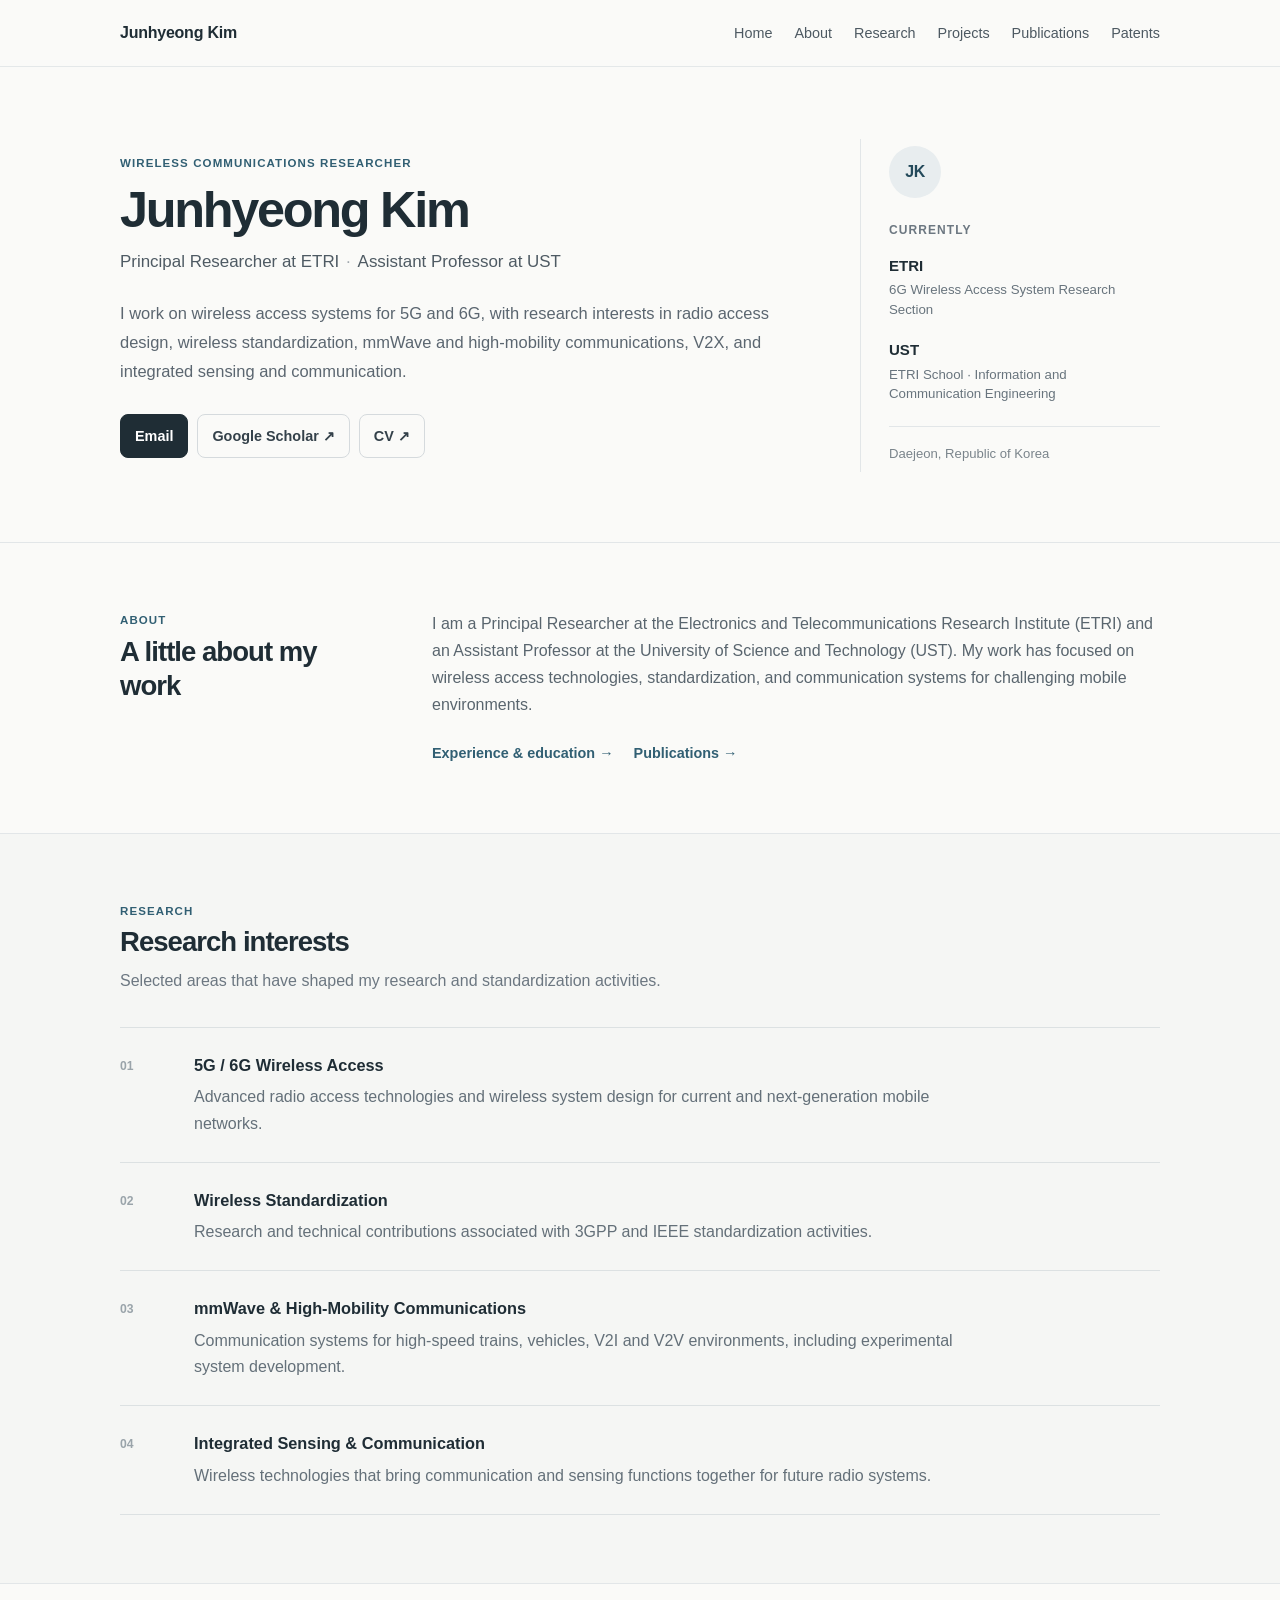
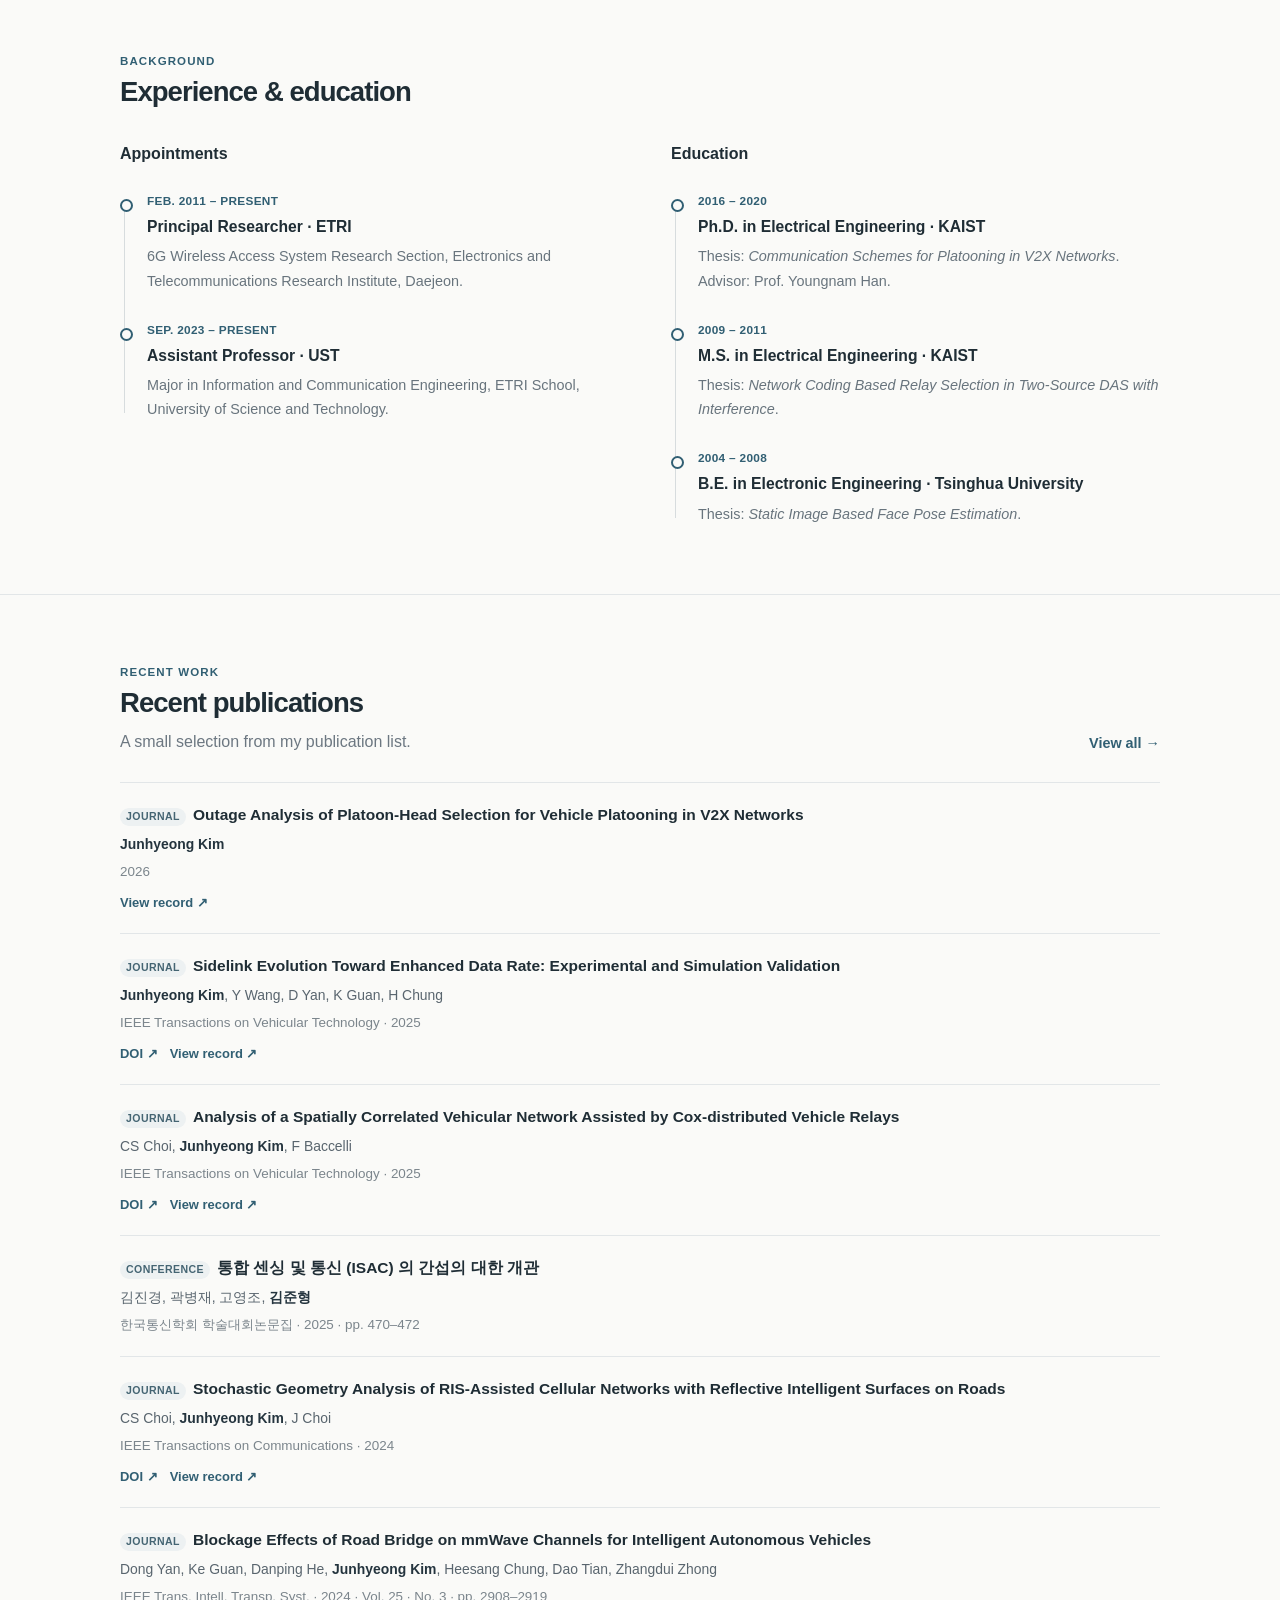
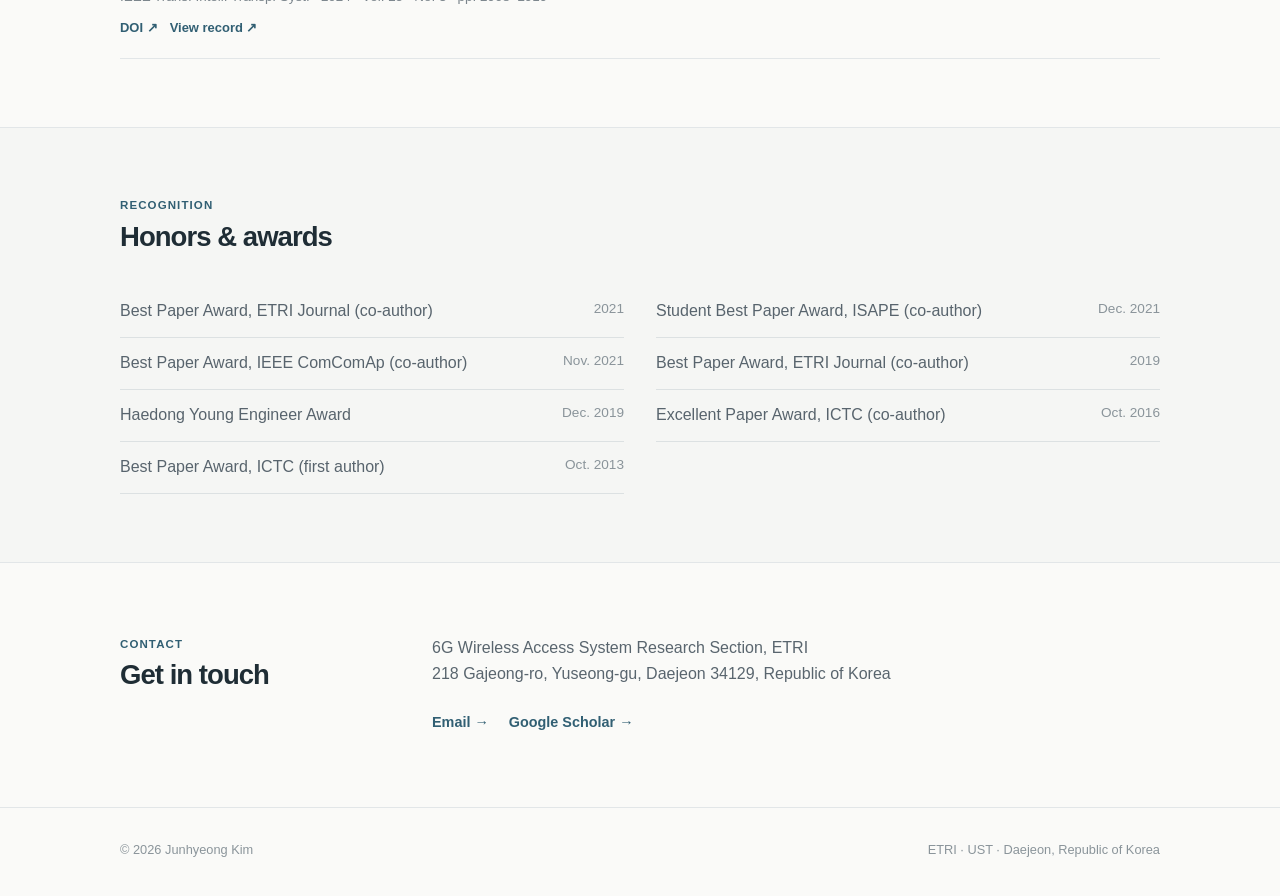
<file: index.html>
<!doctype html>
<html lang="en">
<head>
  <meta charset="utf-8">
  <meta name="viewport" content="width=device-width,initial-scale=1">
  <meta name="theme-color" content="#f8f8f6">
  <link rel="stylesheet" href="assets/css/style.css">
  <title>Junhyeong Kim | Wireless Communications Researcher</title>
  <meta name="description" content="Personal academic website of Junhyeong Kim, Principal Researcher at ETRI and Assistant Professor at UST, working on 5G/6G wireless access and standardization.">
</head>
<body>
<header class="site-header">
  <div class="container nav">
    <a class="brand" href="index.html">Junhyeong Kim</a>
    <button class="nav-toggle" aria-label="Toggle navigation">☰</button>
    <nav class="nav-links">
      <a href="index.html">Home</a>
      <a href="#about">About</a>
      <a href="#research">Research</a>
      <a href="projects.html">Projects</a>
      <a href="publications.html">Publications</a>
      <a href="patents.html">Patents</a>
    </nav>
  </div>
</header>

<main>
<section class="hero">
  <div class="container hero-grid">
    <div class="hero-main">
      <div class="eyebrow">Wireless communications researcher</div>
      <h1>Junhyeong Kim</h1>
      <p class="hero-role">Principal Researcher at ETRI <span>·</span> Assistant Professor at UST</p>
      <p class="hero-copy">I work on wireless access systems for 5G and 6G, with research interests in radio access design, wireless standardization, mmWave and high-mobility communications, V2X, and integrated sensing and communication.</p>
      <div class="button-row">
        <a class="btn primary" href="mailto:jhkim41jf@etri.re.kr">Email</a>
        <a class="btn" href="https://scholar.google.com/citations?user=zPgjnxMAAAAJ&hl=ko" target="_blank" rel="noopener">Google Scholar ↗</a>
        <a class="btn" href="cv/CV_Junhyeong_Kim.pdf" target="_blank">CV ↗</a>
      </div>
    </div>

    <aside class="personal-card" aria-label="Current appointments">
      <div class="monogram">JK</div>
      <div class="personal-card-label">Currently</div>
      <div class="current-role">
        <strong>ETRI</strong>
        <span>6G Wireless Access System Research Section</span>
      </div>
      <div class="current-role">
        <strong>UST</strong>
        <span>ETRI School · Information and Communication Engineering</span>
      </div>
      <div class="personal-meta">Daejeon, Republic of Korea</div>
    </aside>
  </div>
</section>

<section class="section" id="about">
  <div class="container narrow-grid">
    <div>
      <div class="eyebrow">About</div>
      <h2>A little about my work</h2>
    </div>
    <div class="prose">
      <p>I am a Principal Researcher at the Electronics and Telecommunications Research Institute (ETRI) and an Assistant Professor at the University of Science and Technology (UST). My work has focused on wireless access technologies, standardization, and communication systems for challenging mobile environments.</p>
      <div class="text-links">
        <a href="#experience">Experience & education →</a>
        <a href="publications.html">Publications →</a>
      </div>
    </div>
  </div>
</section>

<section class="section soft" id="research">
  <div class="container">
    <div class="section-head simple-head">
      <div>
        <div class="eyebrow">Research</div>
        <h2>Research interests</h2>
        <p class="section-intro">Selected areas that have shaped my research and standardization activities.</p>
      </div>
    </div>
    <div class="research-list">
      <article class="research-item">
        <span class="research-index">01</span>
        <div><h3>5G / 6G Wireless Access</h3><p>Advanced radio access technologies and wireless system design for current and next-generation mobile networks.</p></div>
      </article>
      <article class="research-item">
        <span class="research-index">02</span>
        <div><h3>Wireless Standardization</h3><p>Research and technical contributions associated with 3GPP and IEEE standardization activities.</p></div>
      </article>
      <article class="research-item">
        <span class="research-index">03</span>
        <div><h3>mmWave & High-Mobility Communications</h3><p>Communication systems for high-speed trains, vehicles, V2I and V2V environments, including experimental system development.</p></div>
      </article>
      <article class="research-item">
        <span class="research-index">04</span>
        <div><h3>Integrated Sensing & Communication</h3><p>Wireless technologies that bring communication and sensing functions together for future radio systems.</p></div>
      </article>
    </div>
  </div>
</section>

<section class="section" id="experience">
  <div class="container">
    <div class="section-head simple-head">
      <div><div class="eyebrow">Background</div><h2>Experience & education</h2></div>
    </div>
    <div class="grid-2 personal-columns">
      <div>
        <h3 class="column-title">Appointments</h3>
        <div class="timeline">
          <div class="timeline-item"><div class="when">FEB. 2011 – PRESENT</div><h3>Principal Researcher · ETRI</h3><p>6G Wireless Access System Research Section, Electronics and Telecommunications Research Institute, Daejeon.</p></div>
          <div class="timeline-item"><div class="when">SEP. 2023 – PRESENT</div><h3>Assistant Professor · UST</h3><p>Major in Information and Communication Engineering, ETRI School, University of Science and Technology.</p></div>
        </div>
      </div>
      <div>
        <h3 class="column-title">Education</h3>
        <div class="timeline">
          <div class="timeline-item"><div class="when">2016 – 2020</div><h3>Ph.D. in Electrical Engineering · KAIST</h3><p>Thesis: <em>Communication Schemes for Platooning in V2X Networks</em>. Advisor: Prof. Youngnam Han.</p></div>
          <div class="timeline-item"><div class="when">2009 – 2011</div><h3>M.S. in Electrical Engineering · KAIST</h3><p>Thesis: <em>Network Coding Based Relay Selection in Two-Source DAS with Interference</em>.</p></div>
          <div class="timeline-item"><div class="when">2004 – 2008</div><h3>B.E. in Electronic Engineering · Tsinghua University</h3><p>Thesis: <em>Static Image Based Face Pose Estimation</em>.</p></div>
        </div>
      </div>
    </div>
  </div>
</section>


<section class="section">
  <div class="container">
    <div class="section-head">
      <div><div class="eyebrow">Recent Work</div><h2>Recent publications</h2><p class="section-intro">A small selection from my publication list.</p></div>
      <a class="text-link" href="publications.html">View all →</a>
    </div>
    <div class="pub-preview" id="recent-publications"></div>
  </div>
</section>

<section class="section soft">
  <div class="container">
    <div class="section-head simple-head"><div><div class="eyebrow">Recognition</div><h2>Honors & awards</h2></div></div>
    <div class="awards">
      <div class="award"><span>Best Paper Award, ETRI Journal (co-author)</span><time>2021</time></div>
      <div class="award"><span>Student Best Paper Award, ISAPE (co-author)</span><time>Dec. 2021</time></div>
      <div class="award"><span>Best Paper Award, IEEE ComComAp (co-author)</span><time>Nov. 2021</time></div>
      <div class="award"><span>Best Paper Award, ETRI Journal (co-author)</span><time>2019</time></div>
      <div class="award"><span>Haedong Young Engineer Award</span><time>Dec. 2019</time></div>
      <div class="award"><span>Excellent Paper Award, ICTC (co-author)</span><time>Oct. 2016</time></div>
      <div class="award"><span>Best Paper Award, ICTC (first author)</span><time>Oct. 2013</time></div>
    </div>
  </div>
</section>

<section class="section" id="contact">
  <div class="container narrow-grid contact-simple">
    <div><div class="eyebrow">Contact</div><h2>Get in touch</h2></div>
    <div class="prose"><p>6G Wireless Access System Research Section, ETRI<br>218 Gajeong-ro, Yuseong-gu, Daejeon 34129, Republic of Korea</p><div class="text-links"><a href="mailto:jhkim41jf@etri.re.kr">Email →</a><a href="https://scholar.google.com/citations?user=zPgjnxMAAAAJ&hl=ko" target="_blank" rel="noopener">Google Scholar →</a></div></div>
  </div>
</section>
</main>

<footer class="site-footer"><div class="container footer-grid"><div>© 2026 Junhyeong Kim</div><div>ETRI · UST · Daejeon, Republic of Korea</div></div></footer>
<script src="assets/js/data.js"></script><script src="assets/js/main.js"></script><script src="assets/js/preview.js"></script>
</body>
</html>
</file>
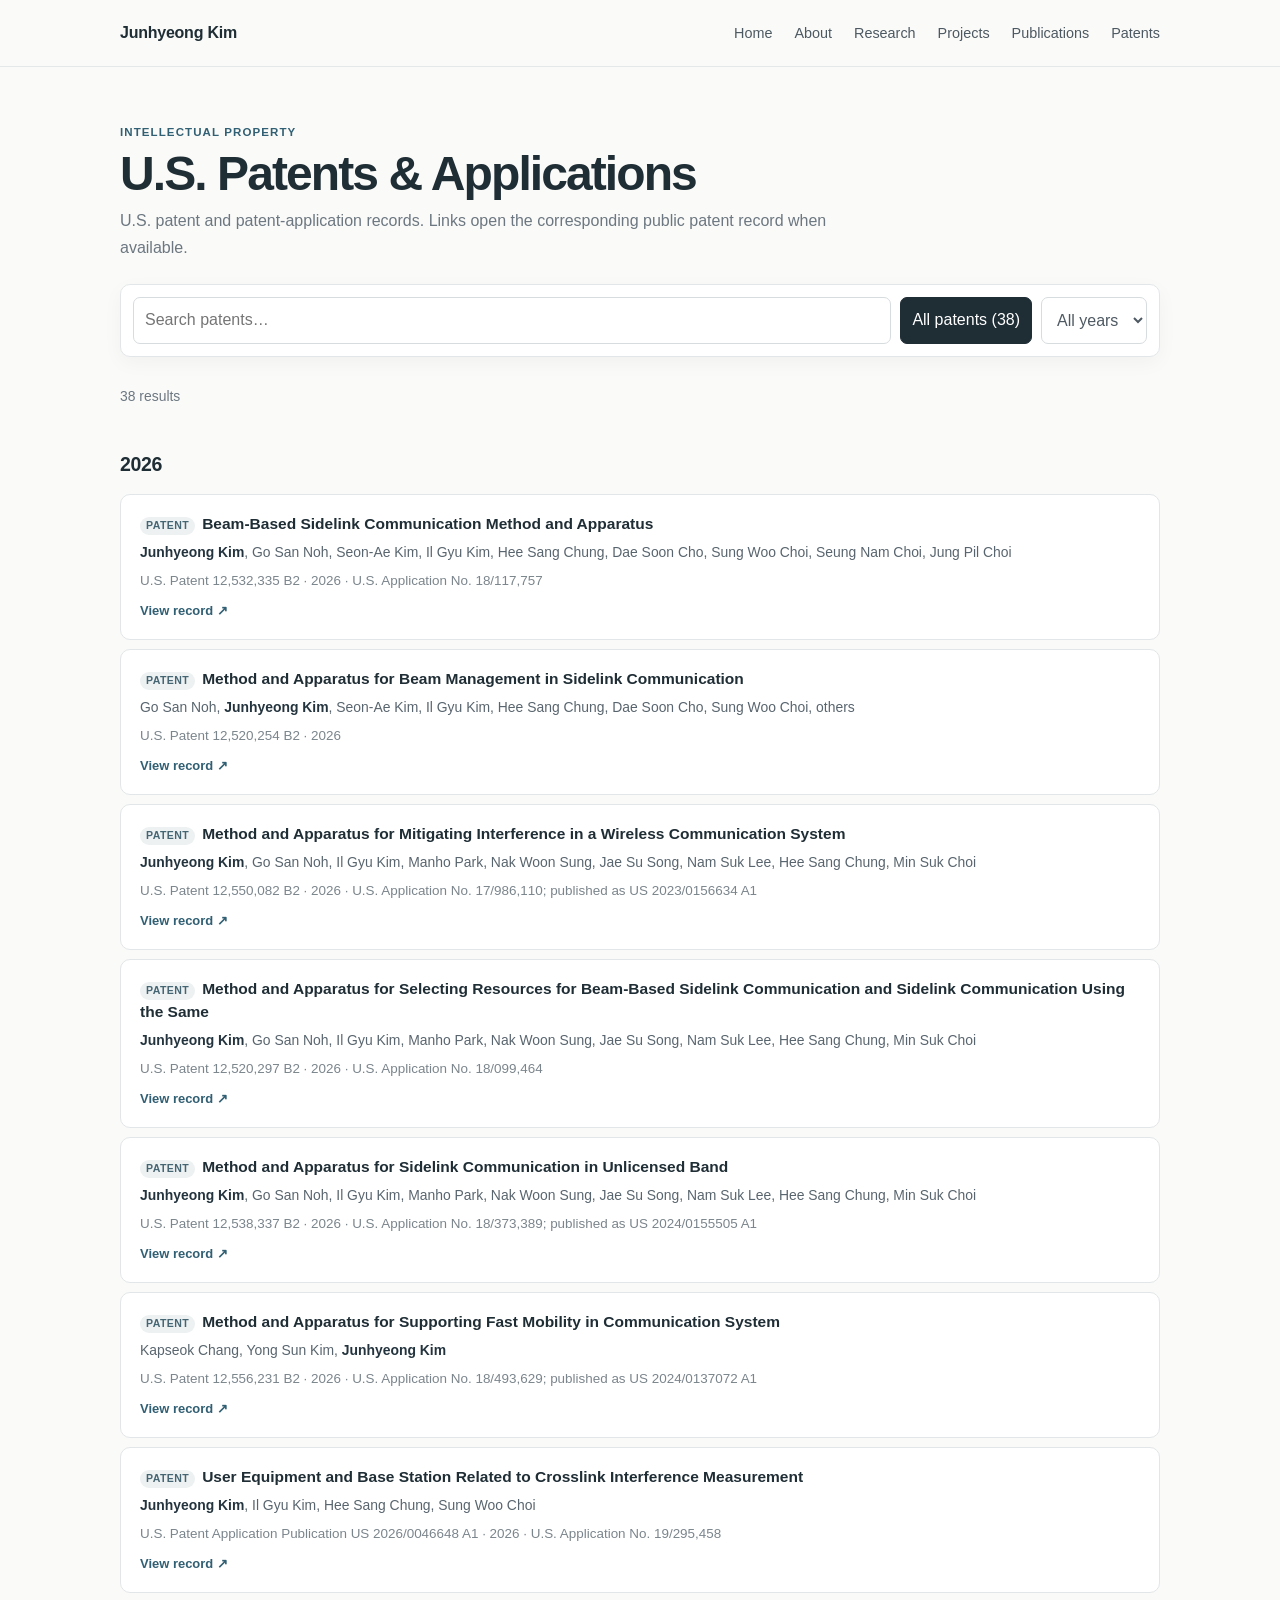
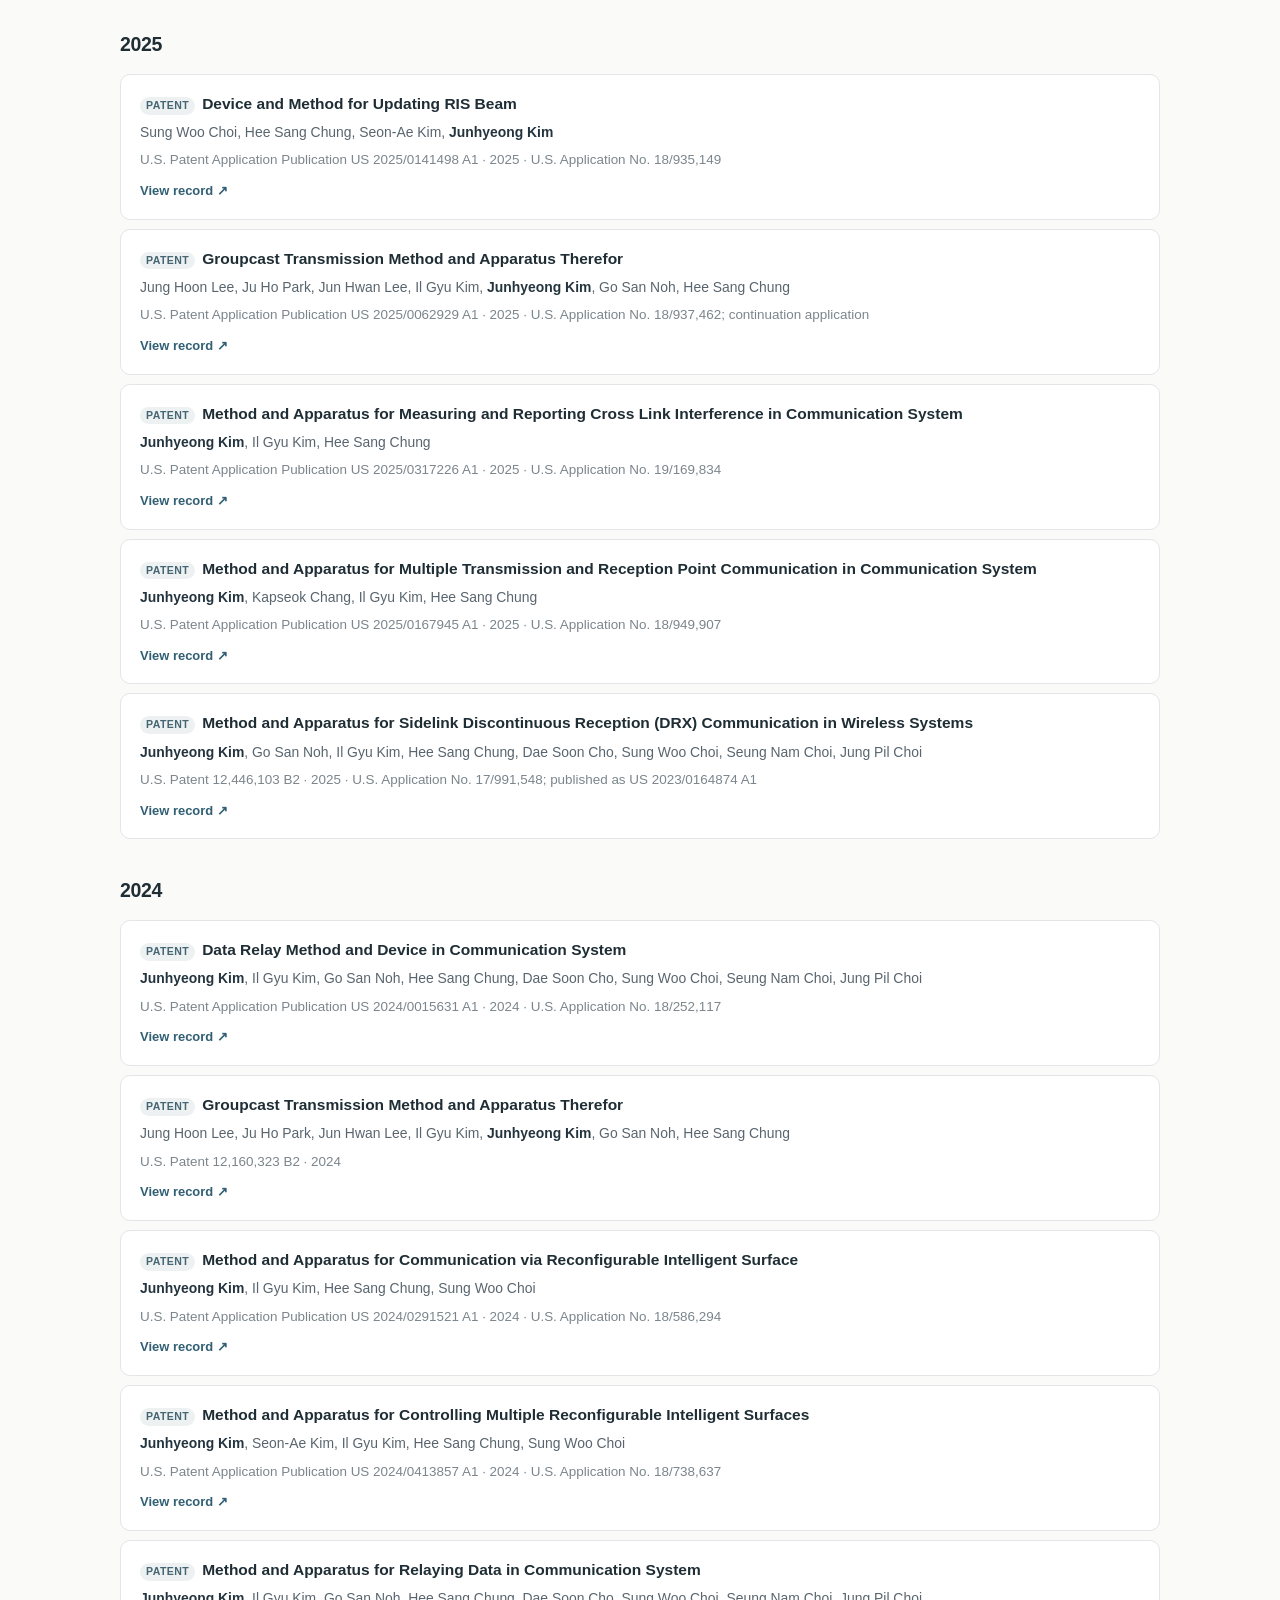
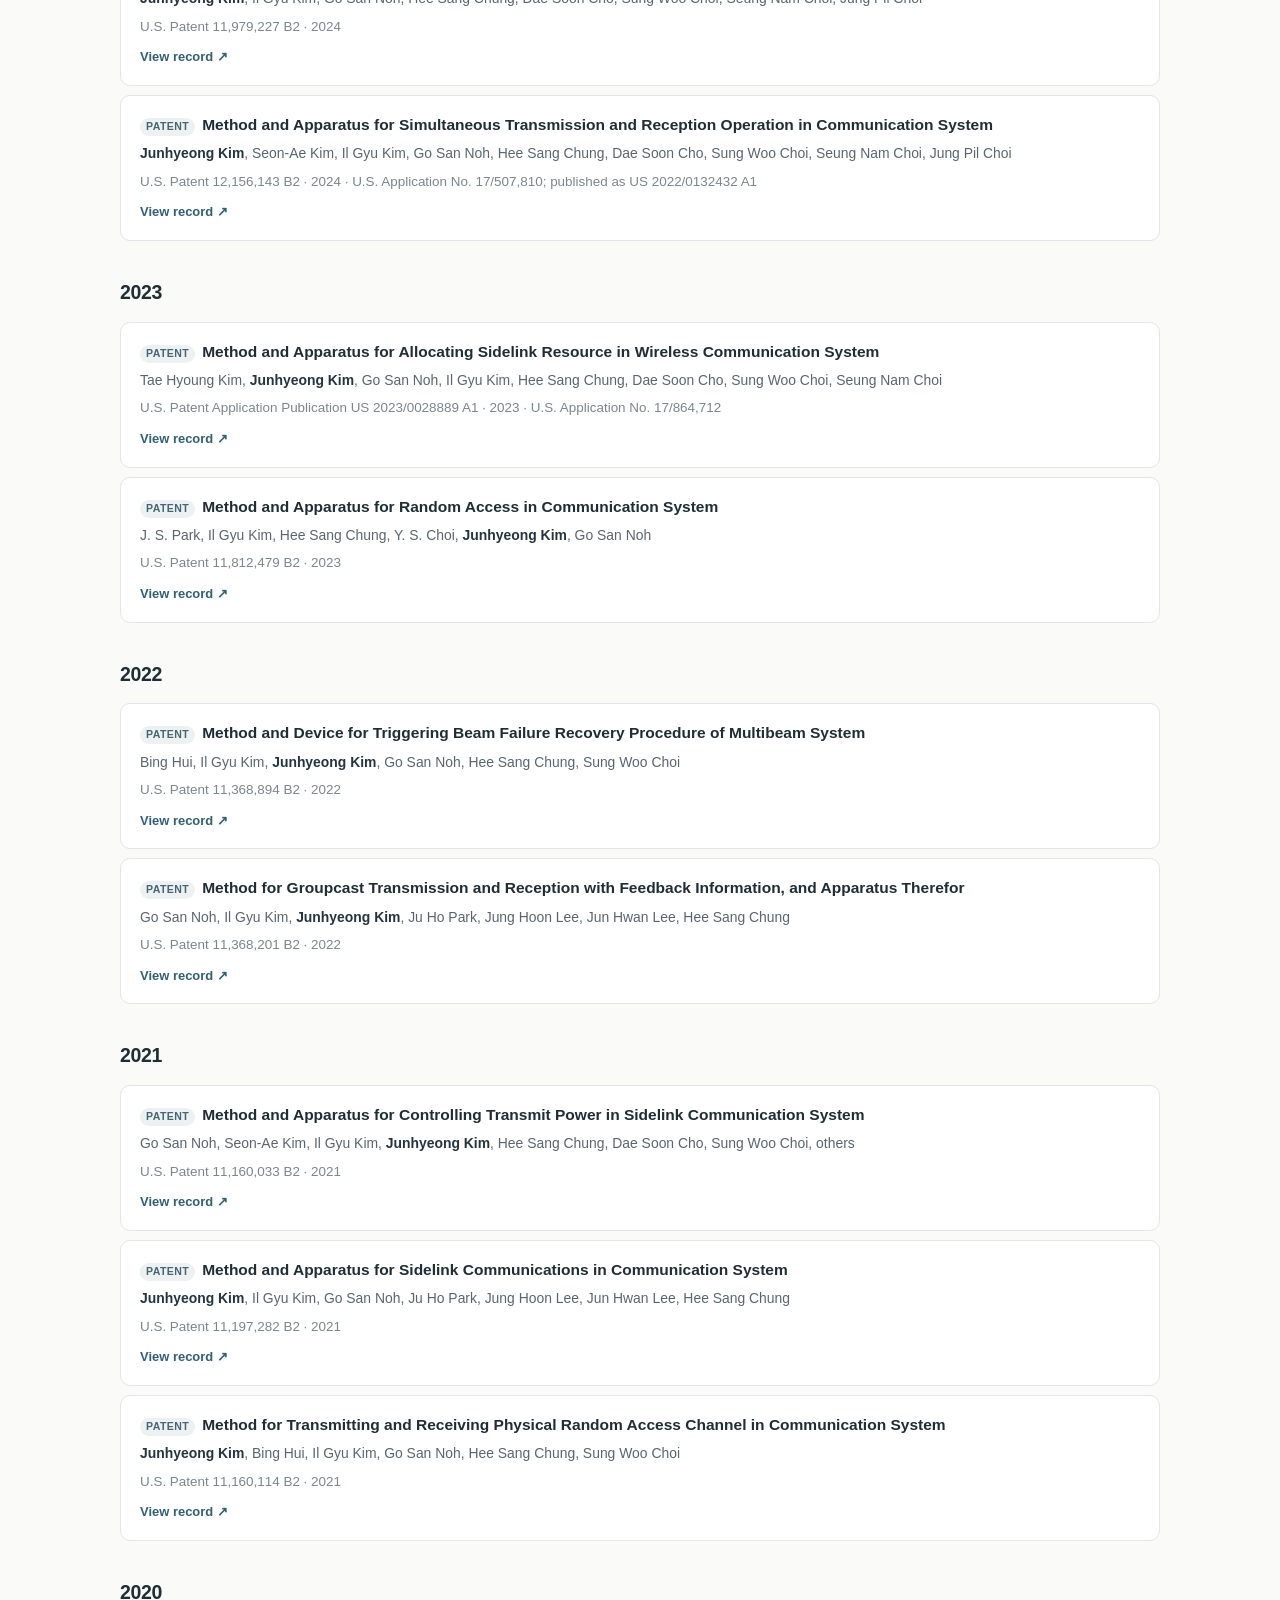
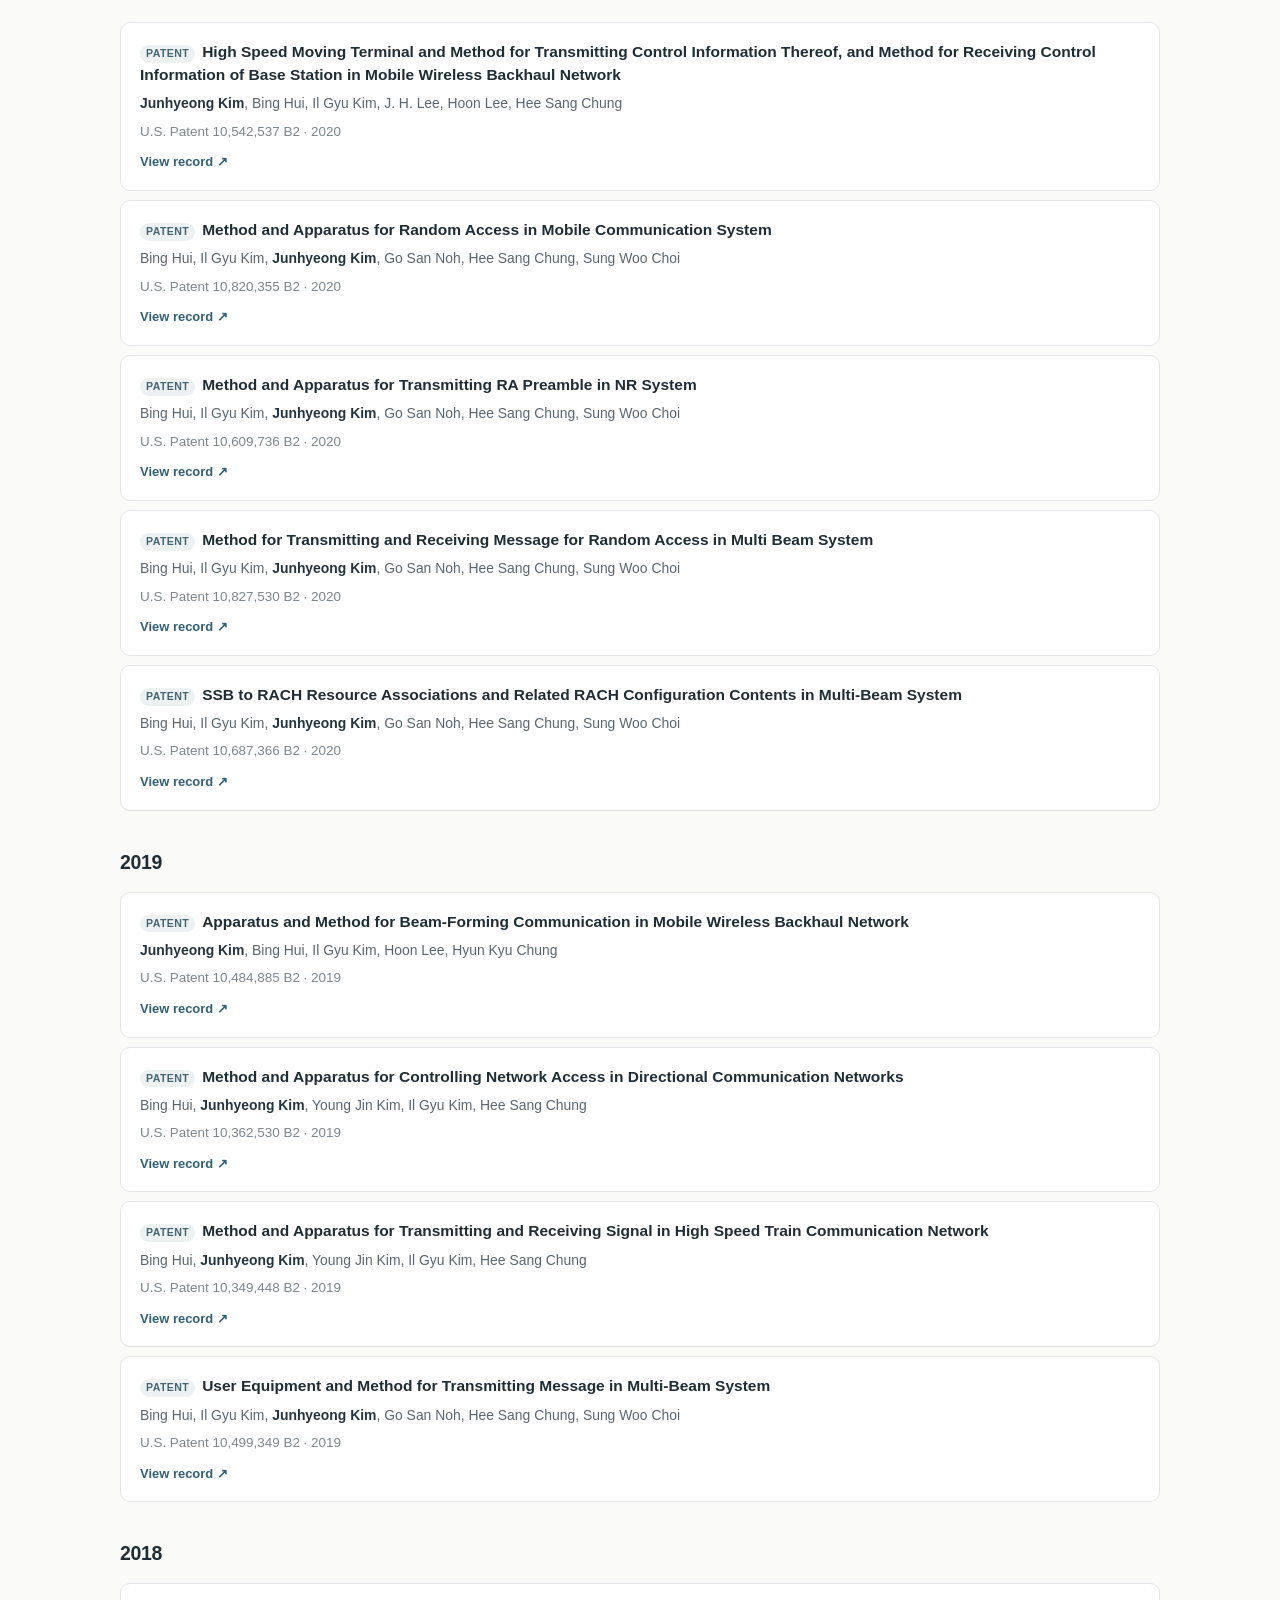
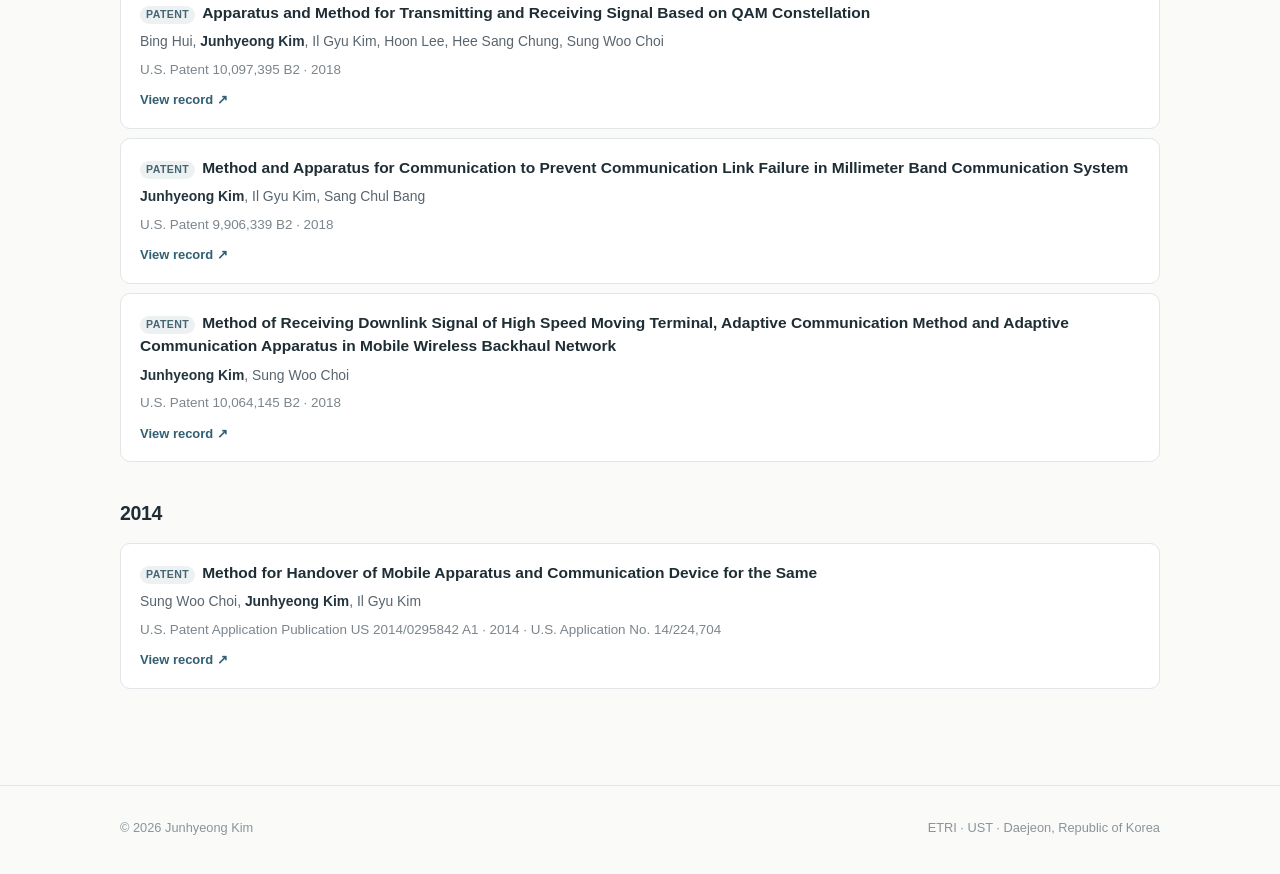
<file: patents.html>
<!doctype html>
<html lang="en">
<head>
  <meta charset="utf-8">
  <meta name="viewport" content="width=device-width,initial-scale=1">
  <meta name="theme-color" content="#fafaf8">
  <link rel="stylesheet" href="assets/css/style.css">
  <title>Patents | Junhyeong Kim</title>
  <meta name="description" content="U.S. patents and patent applications of Junhyeong Kim.">
</head>
<body data-list-mode="patents">
  <header class="site-header">
    <div class="container nav">
      <a class="brand" href="index.html">Junhyeong Kim</a>
      <button class="nav-toggle" aria-label="Toggle navigation">☰</button>
      <nav class="nav-links">
        <a href="index.html">Home</a>
        <a href="index.html#about">About</a>
        <a href="index.html#research">Research</a>
        <a href="projects.html">Projects</a>
        <a href="publications.html">Publications</a>
        <a href="patents.html">Patents</a>
      </nav>
    </div>
  </header>

  <main>
    <section class="page-hero">
      <div class="container">
        <div class="eyebrow">Intellectual Property</div>
        <h1>U.S. Patents &amp; Applications</h1>
        <p>U.S. patent and patent-application records. Links open the corresponding public patent record when available.</p>

        <div class="toolbar">
          <input class="search" id="search" type="search" placeholder="Search patents…" aria-label="Search patents">
          <button class="filter active" data-filter="patent">All patents (38)</button>
          <select class="filter" id="year-filter" aria-label="Filter by year">
            <option value="all">All years</option>
          </select>
        </div>

        <div class="results-meta" id="results-meta"></div>
        <div class="publication-list" id="results"></div>
      </div>
    </section>
  </main>

  <footer class="site-footer">
    <div class="container footer-grid">
      <div>© 2026 Junhyeong Kim</div>
      <div>ETRI · UST · Daejeon, Republic of Korea</div>
    </div>
  </footer>

  <script src="assets/js/data.js"></script>
  <script src="assets/js/main.js"></script>
  <script src="assets/js/list.js"></script>
</body>
</html>
</file>
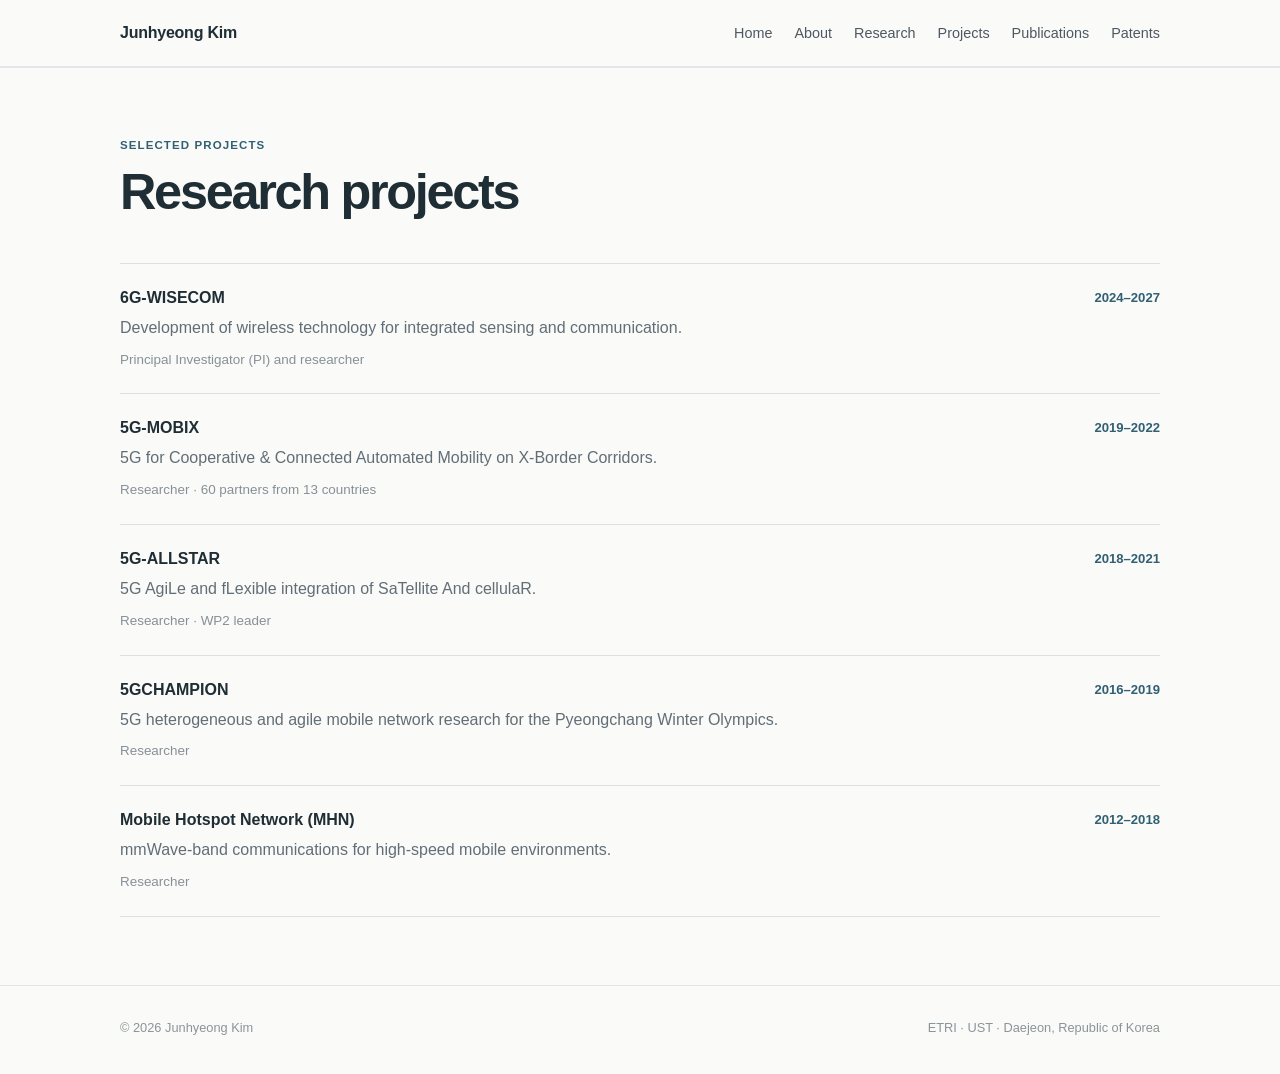
<file: projects.html>
<!doctype html>
<html lang="en">
<head>
  <meta charset="utf-8">
  <meta name="viewport" content="width=device-width,initial-scale=1">
  <meta name="theme-color" content="#f8f8f6">
  <link rel="stylesheet" href="assets/css/style.css">
  <title>Projects | Junhyeong Kim</title>
  <meta name="description" content="Selected research projects of Junhyeong Kim in 5G/6G wireless communications, integrated sensing and communication, connected mobility, satellite-cellular integration, and high-mobility networks.">
</head>
<body>
<header class="site-header">
  <div class="container nav">
    <a class="brand" href="index.html">Junhyeong Kim</a>
    <button class="nav-toggle" aria-label="Toggle navigation">☰</button>
    <nav class="nav-links">
      <a href="index.html">Home</a>
      <a href="index.html#about">About</a>
      <a href="index.html#research">Research</a>
      <a href="projects.html">Projects</a>
      <a href="publications.html">Publications</a>
      <a href="patents.html">Patents</a>
    </nav>
  </div>
</header>

<main>
<section class="section">
  <div class="container">
    <div class="section-head simple-head">
      <div>
        <div class="eyebrow">Selected Projects</div>
        <h1>Research projects</h1>
      </div>
    </div>
    <div class="project-list">
      <article class="project-row"><div><h3>6G-WISECOM</h3><p>Development of wireless technology for integrated sensing and communication.</p><span>Principal Investigator (PI) and researcher</span></div><time>2024–2027</time></article>
      <article class="project-row"><div><h3>5G-MOBIX</h3><p>5G for Cooperative &amp; Connected Automated Mobility on X-Border Corridors.</p><span>Researcher · 60 partners from 13 countries</span></div><time>2019–2022</time></article>
      <article class="project-row"><div><h3>5G-ALLSTAR</h3><p>5G AgiLe and fLexible integration of SaTellite And cellulaR.</p><span>Researcher · WP2 leader</span></div><time>2018–2021</time></article>
      <article class="project-row"><div><h3>5GCHAMPION</h3><p>5G heterogeneous and agile mobile network research for the Pyeongchang Winter Olympics.</p><span>Researcher</span></div><time>2016–2019</time></article>
      <article class="project-row"><div><h3>Mobile Hotspot Network (MHN)</h3><p>mmWave-band communications for high-speed mobile environments.</p><span>Researcher</span></div><time>2012–2018</time></article>
    </div>
  </div>
</section>
</main>

<footer class="site-footer"><div class="container footer-grid"><div>© 2026 Junhyeong Kim</div><div>ETRI · UST · Daejeon, Republic of Korea</div></div></footer>
<script src="assets/js/main.js"></script>
</body>
</html>
</file>
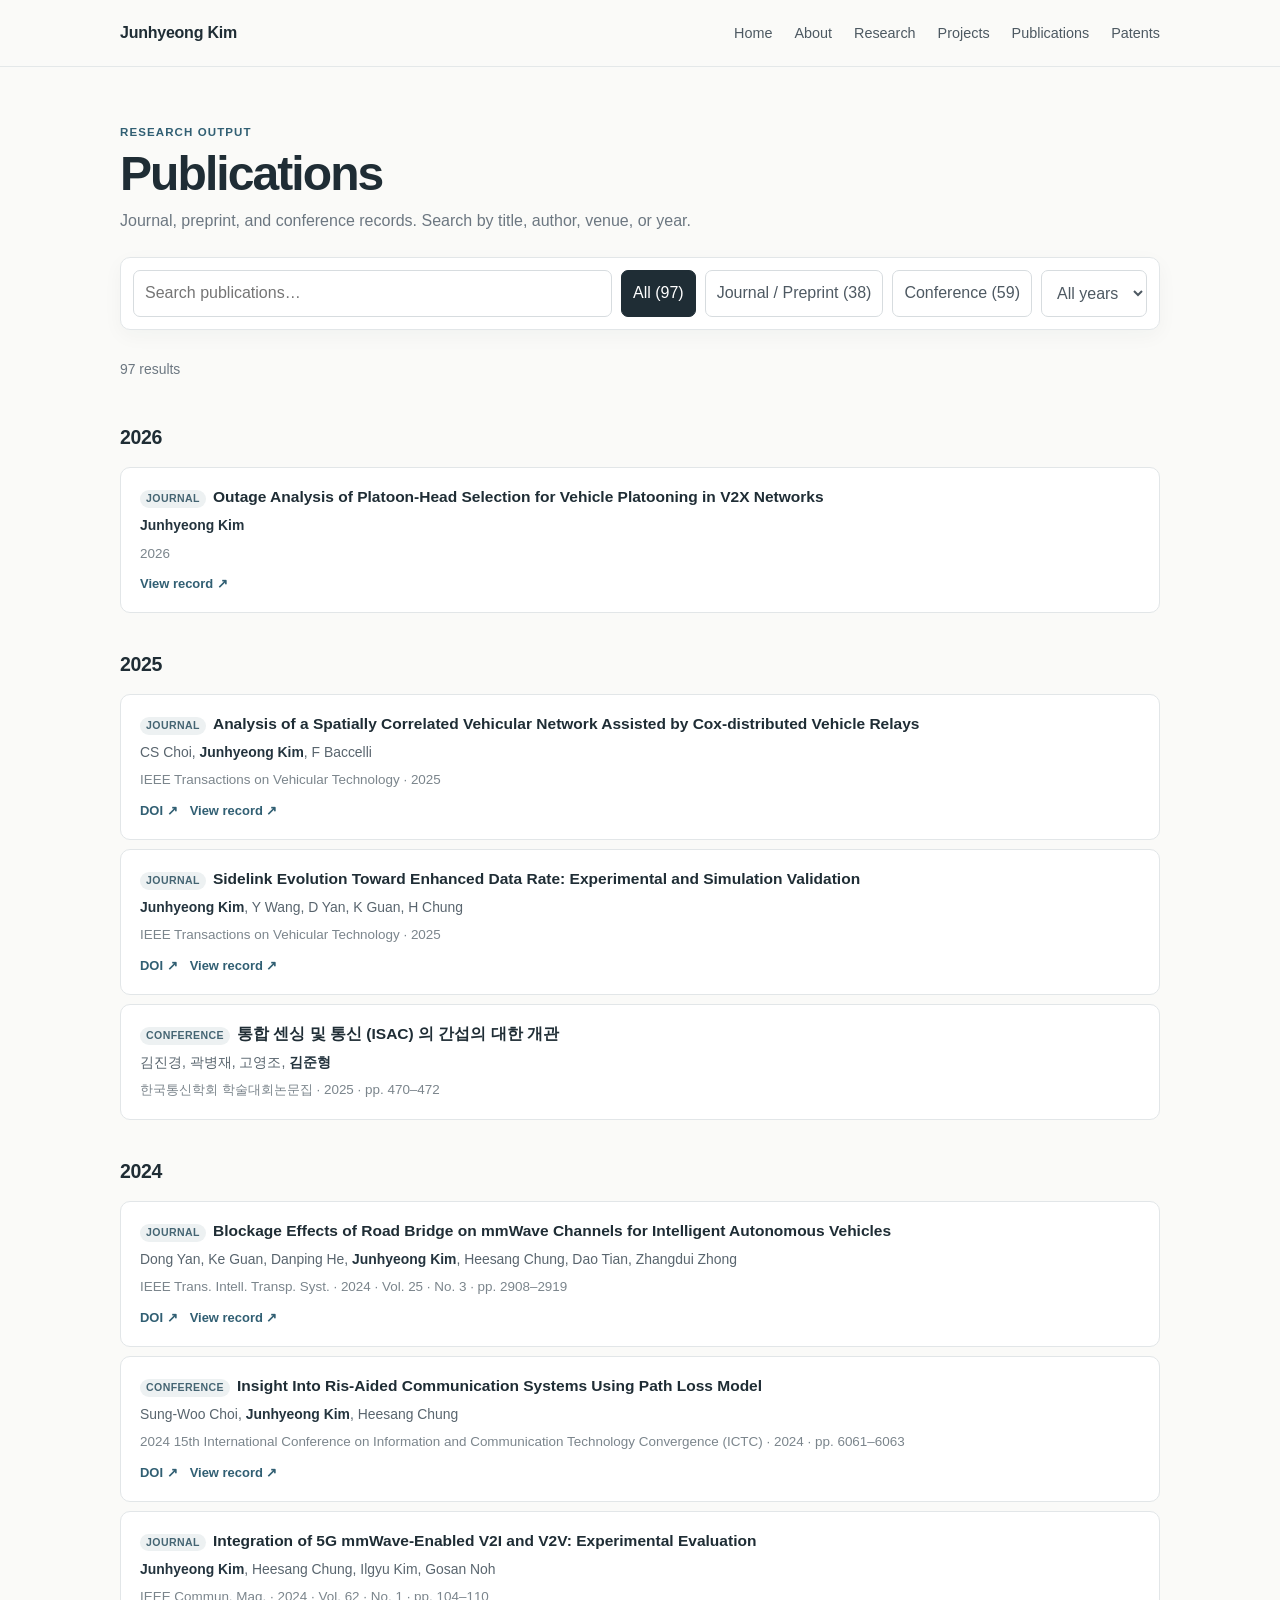
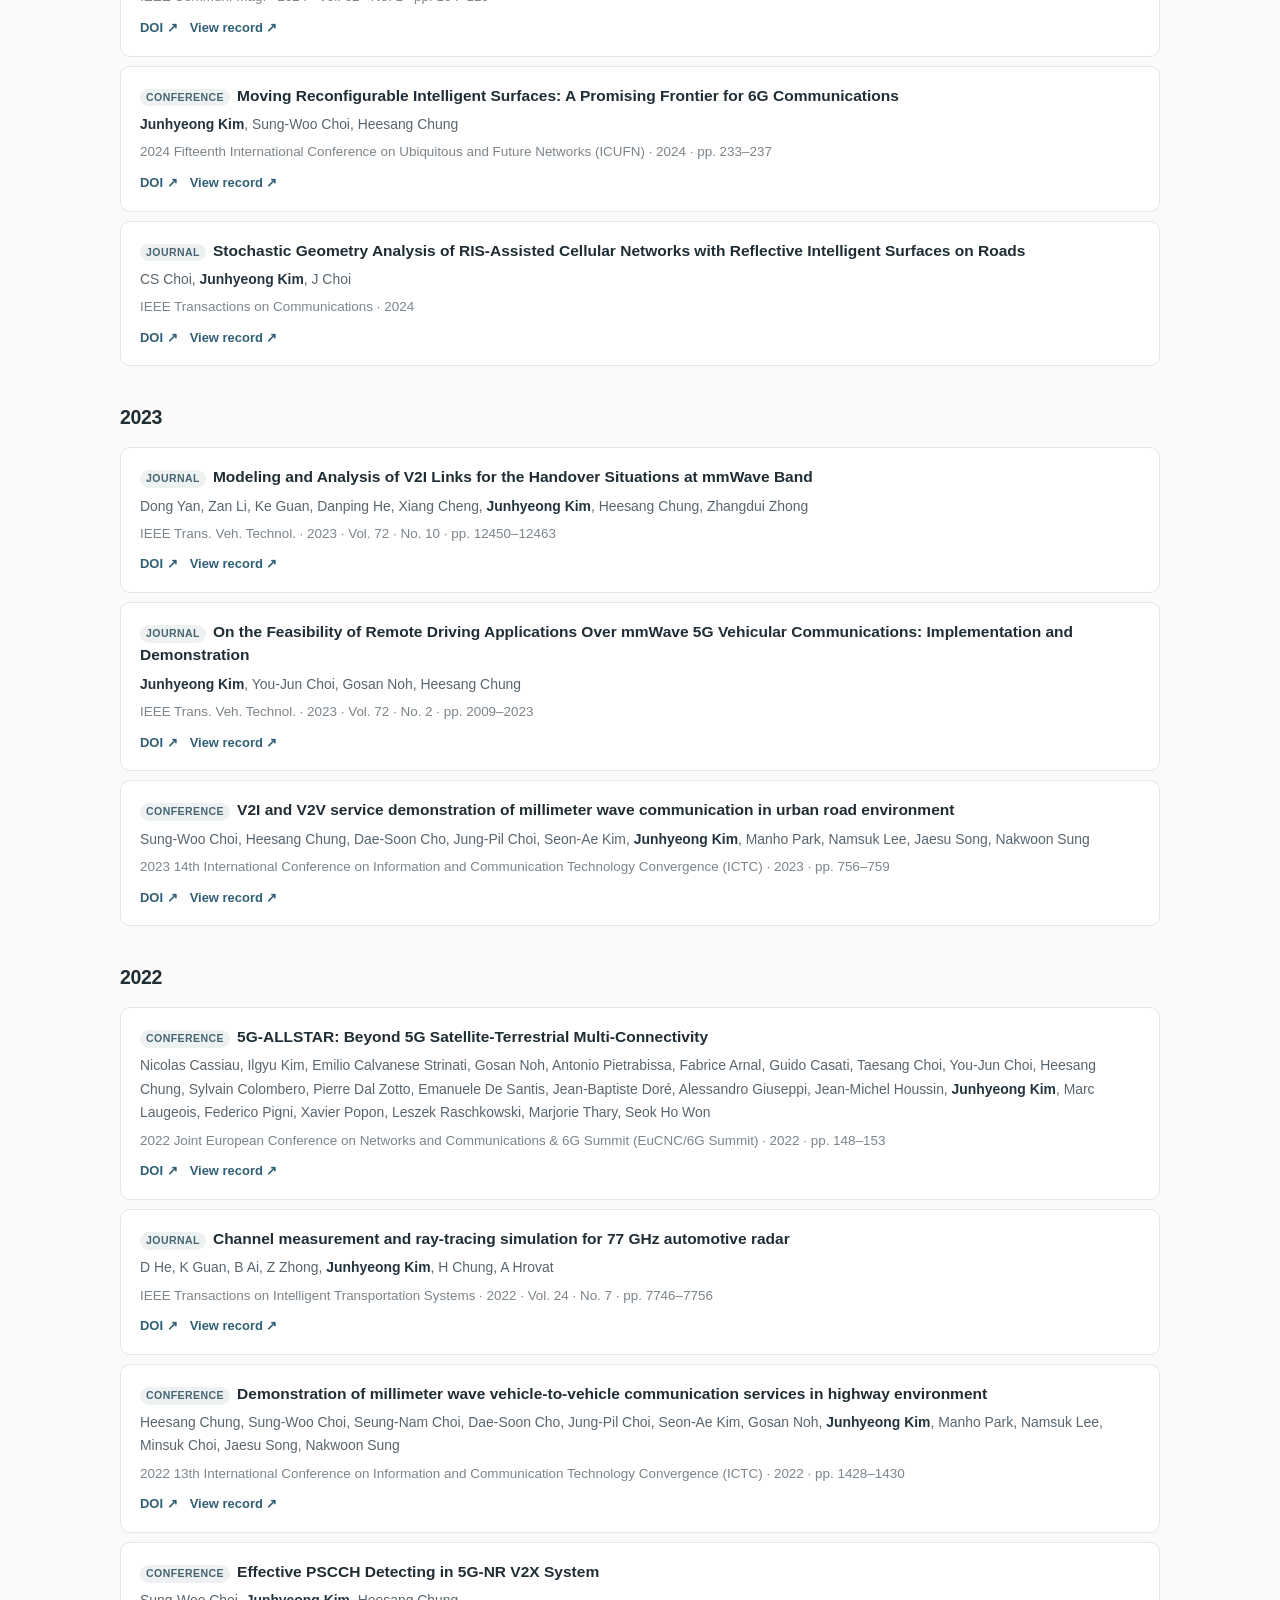
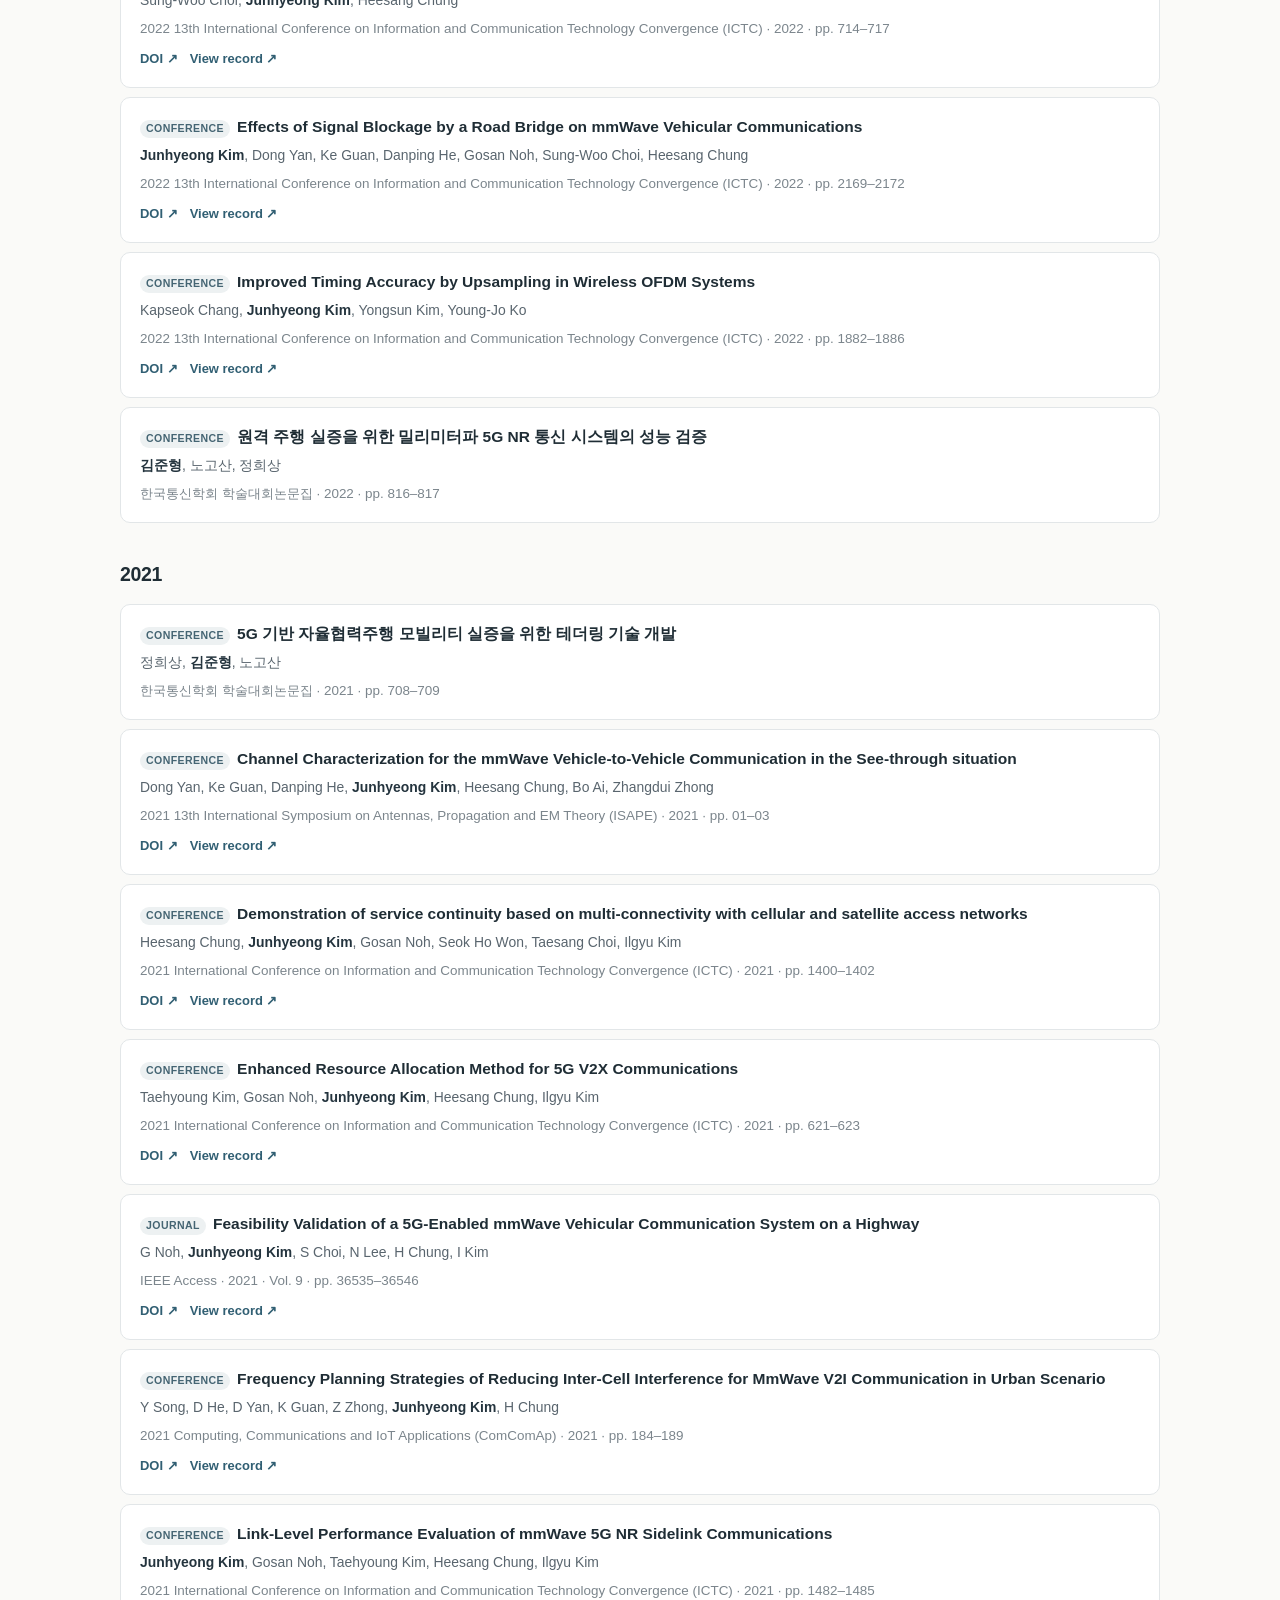
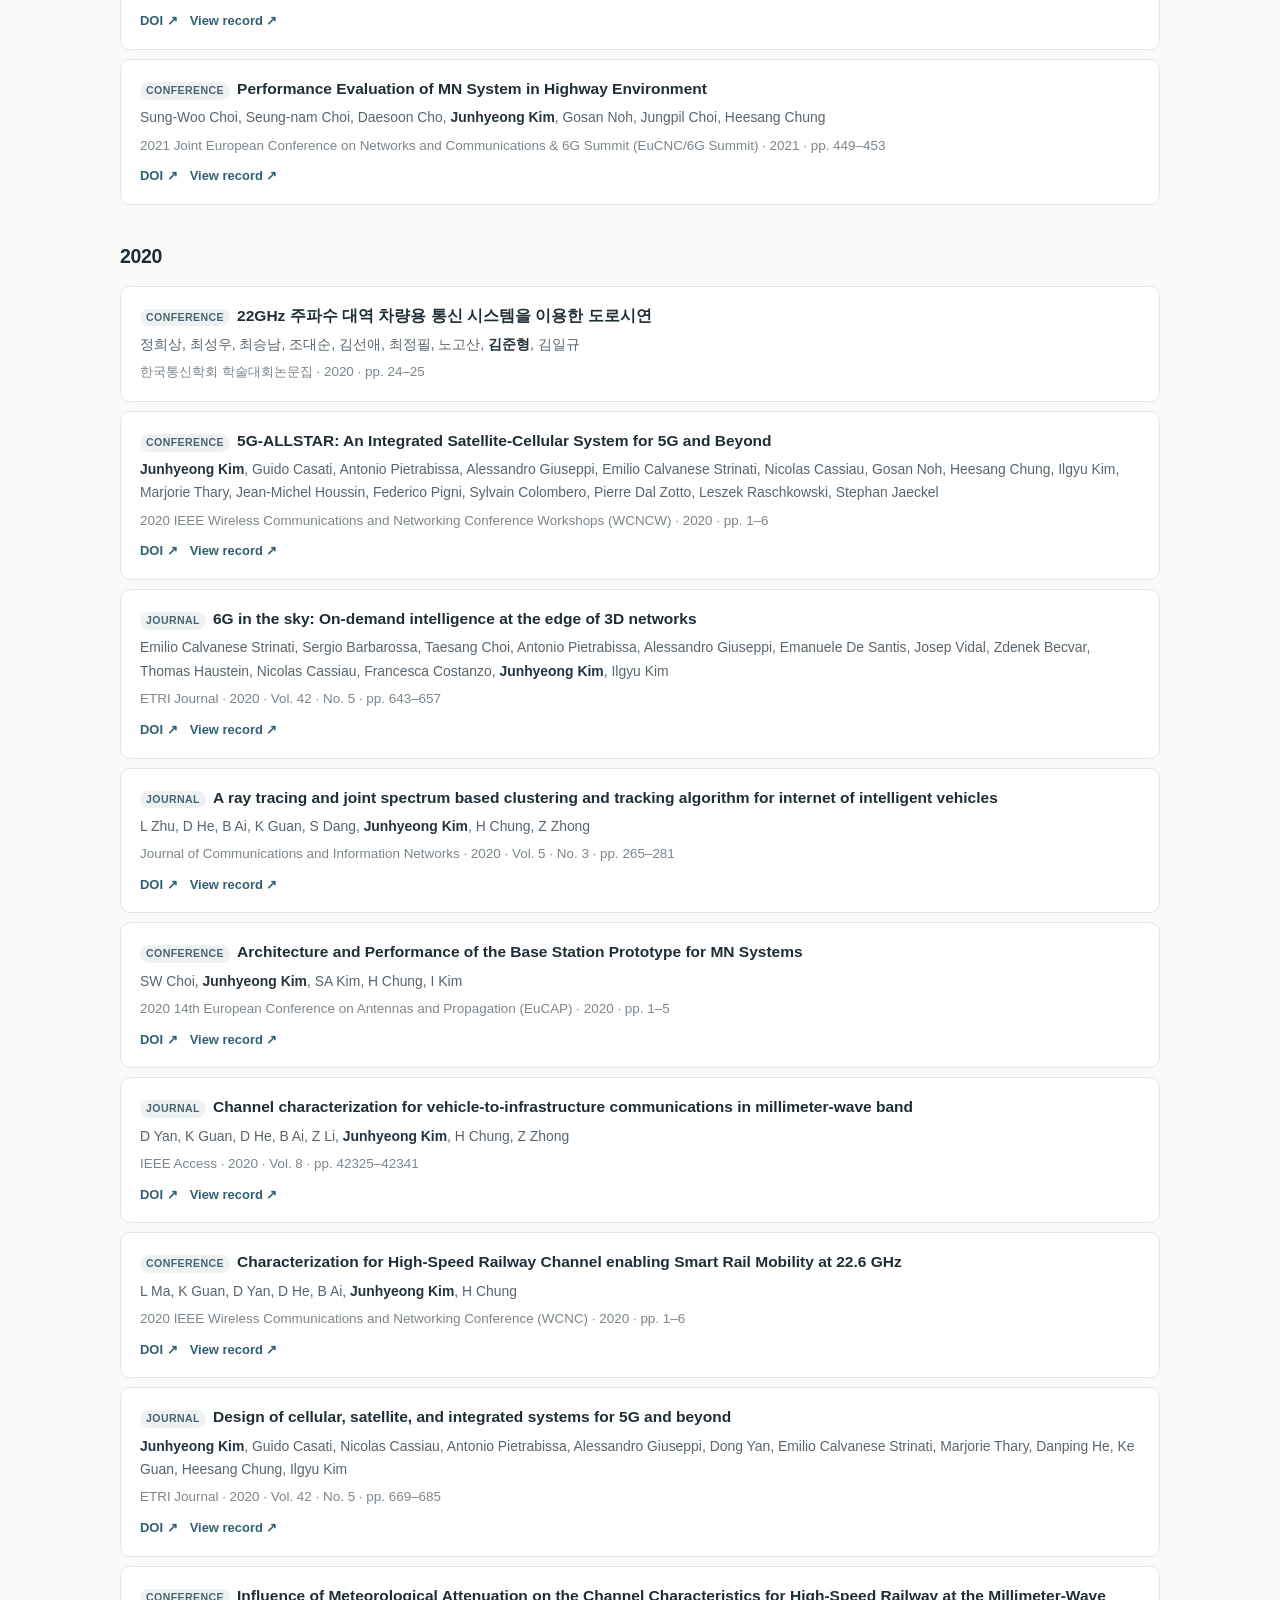
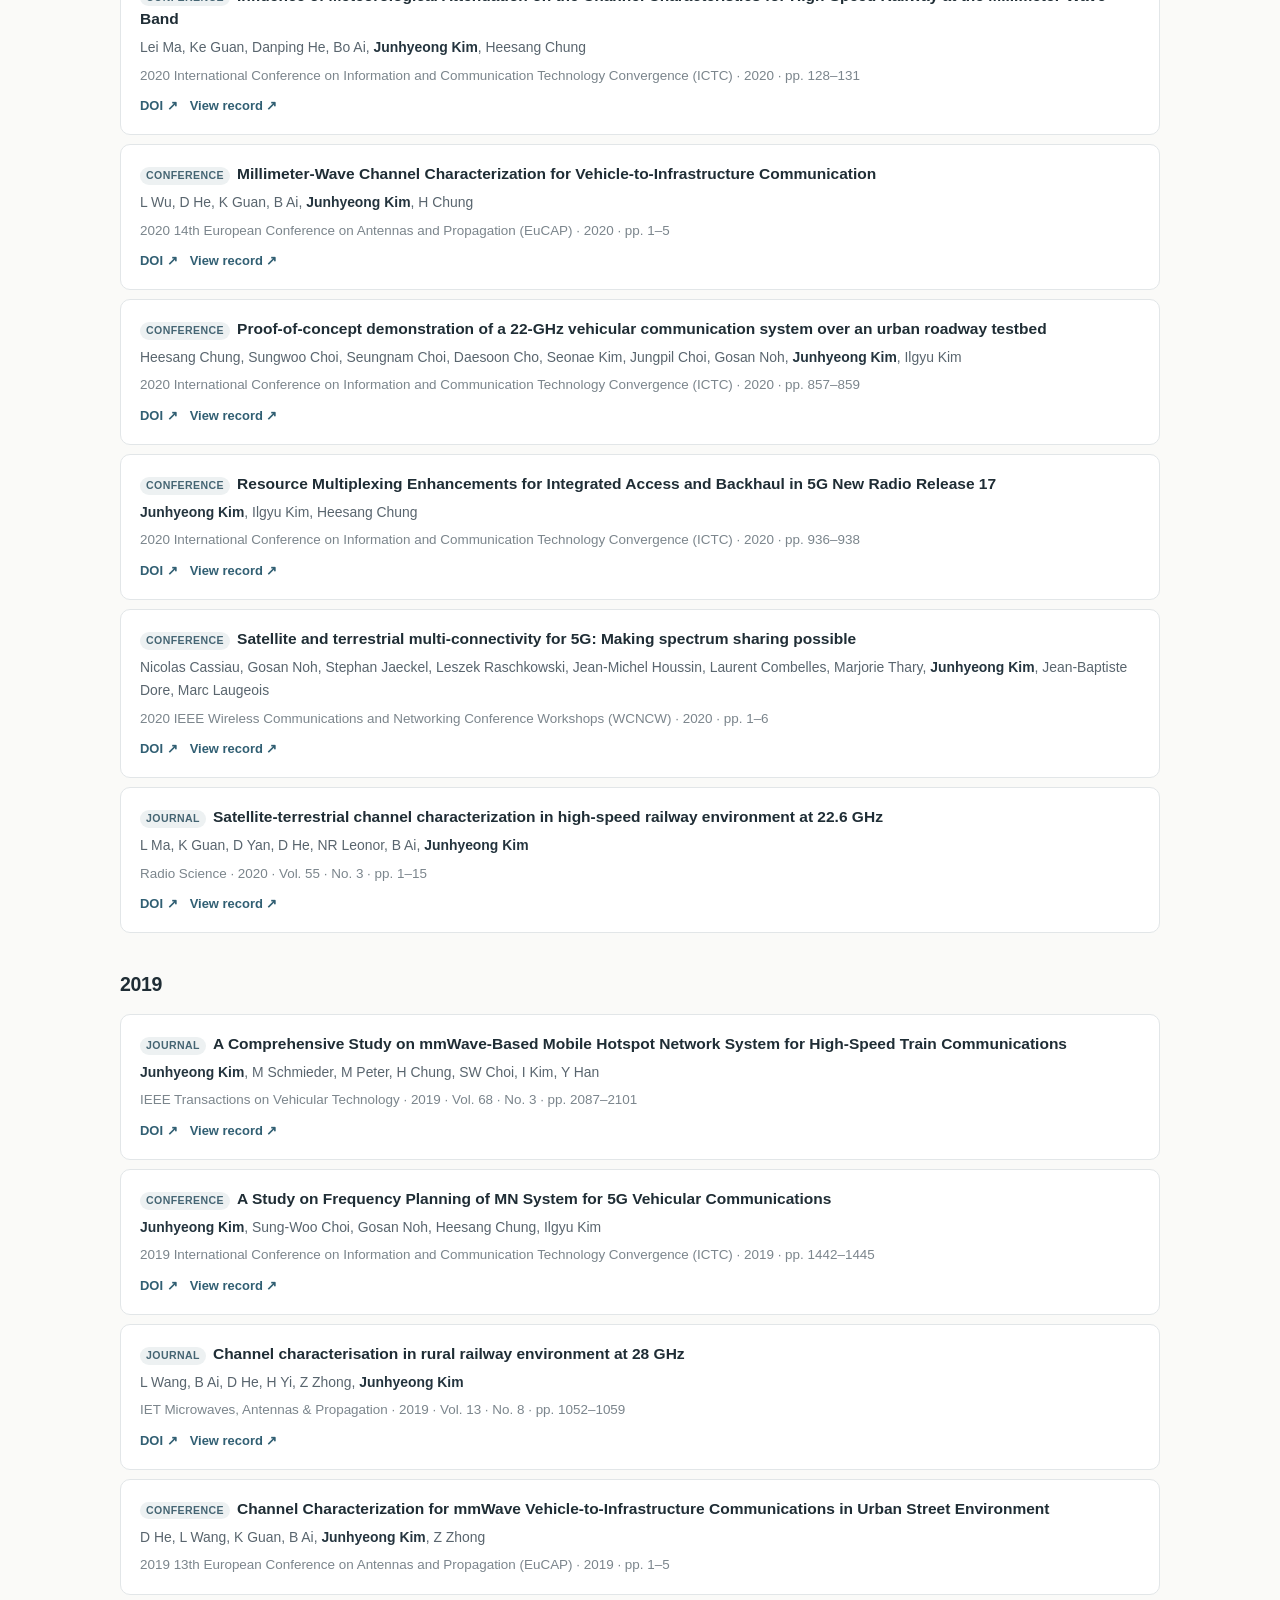
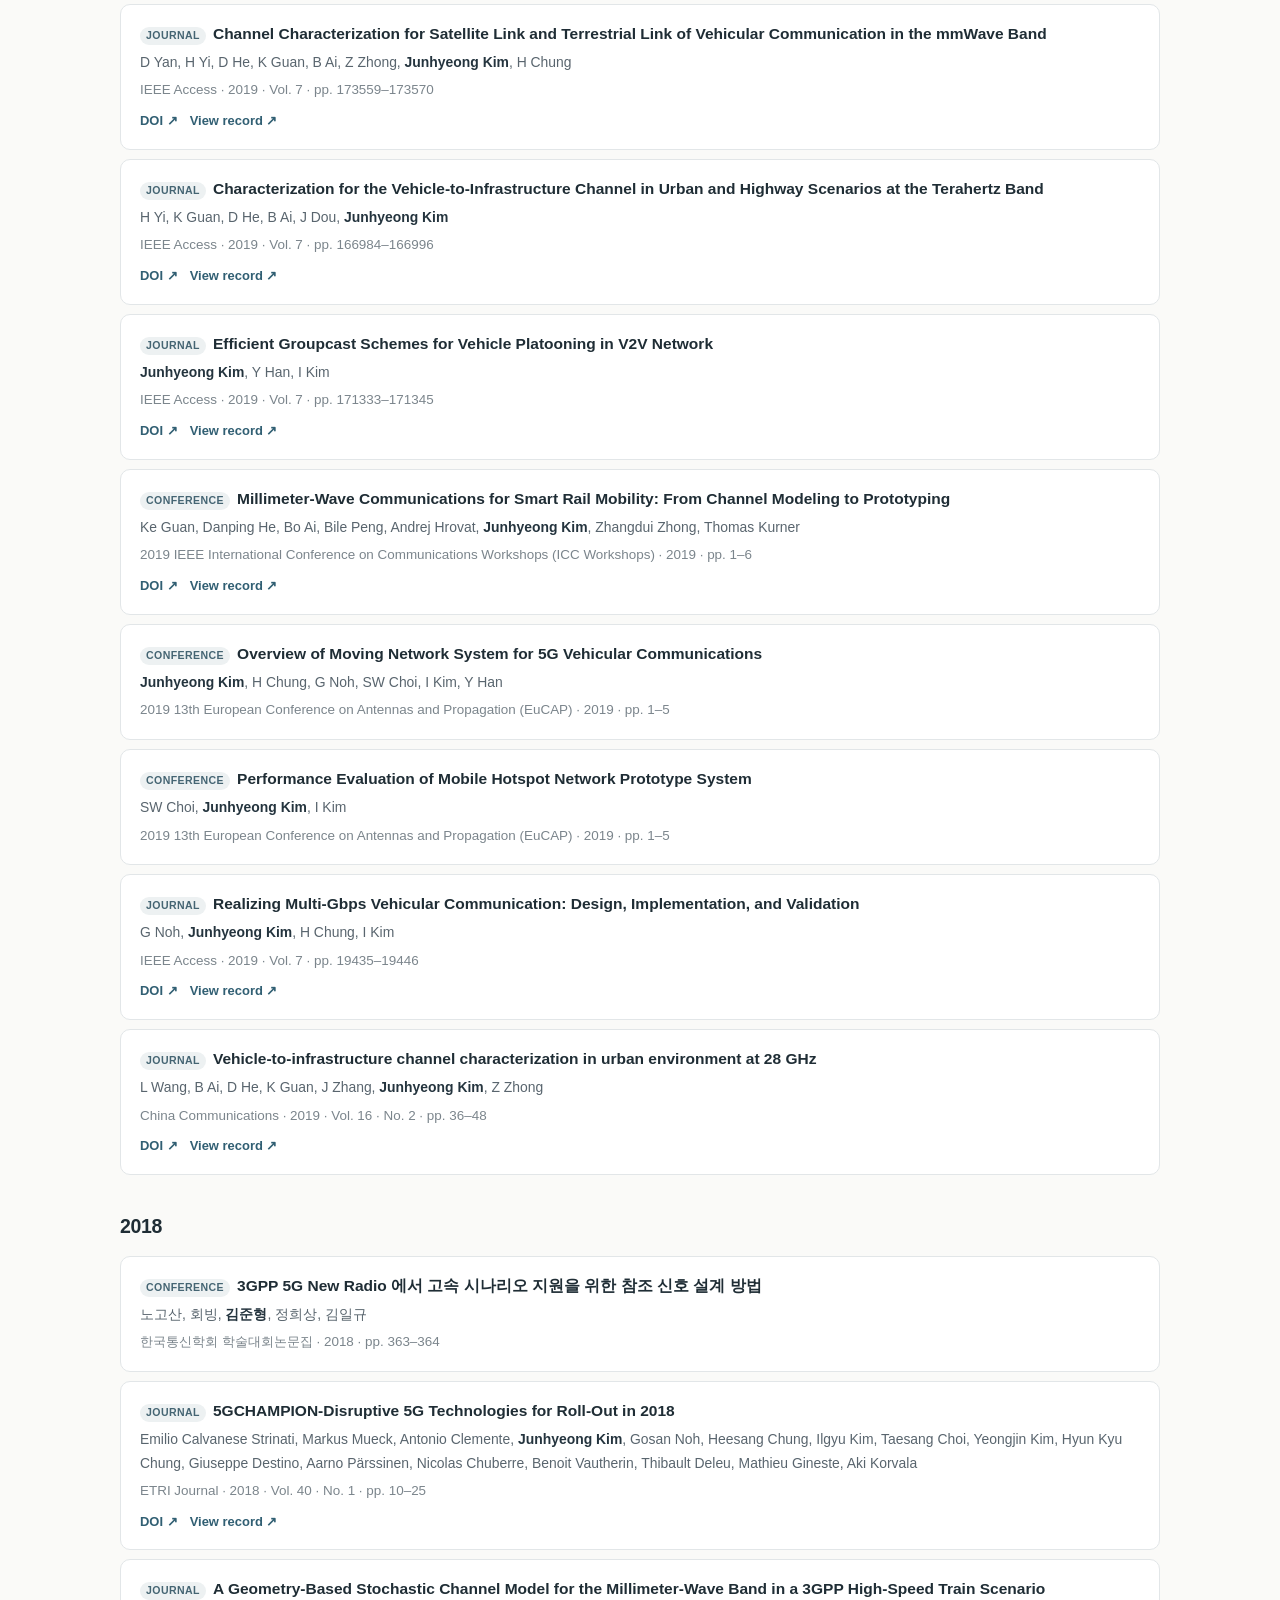
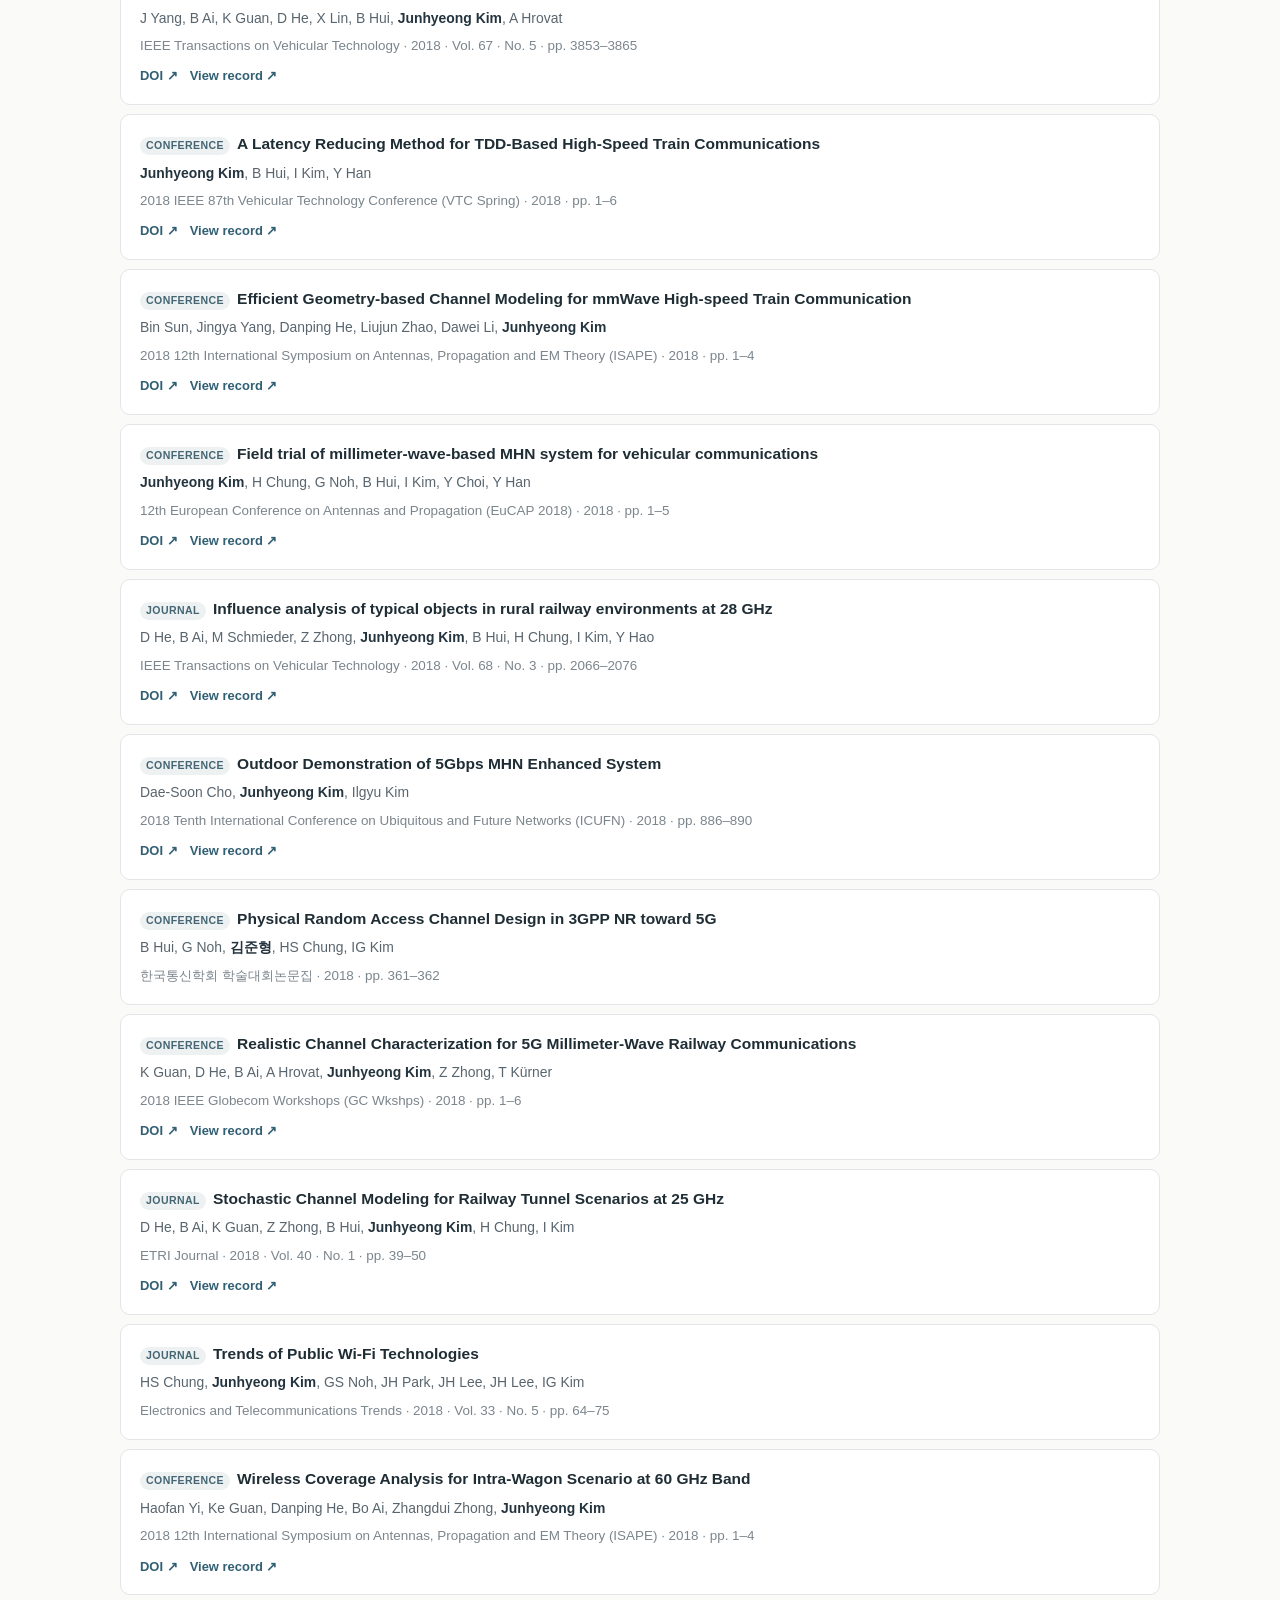
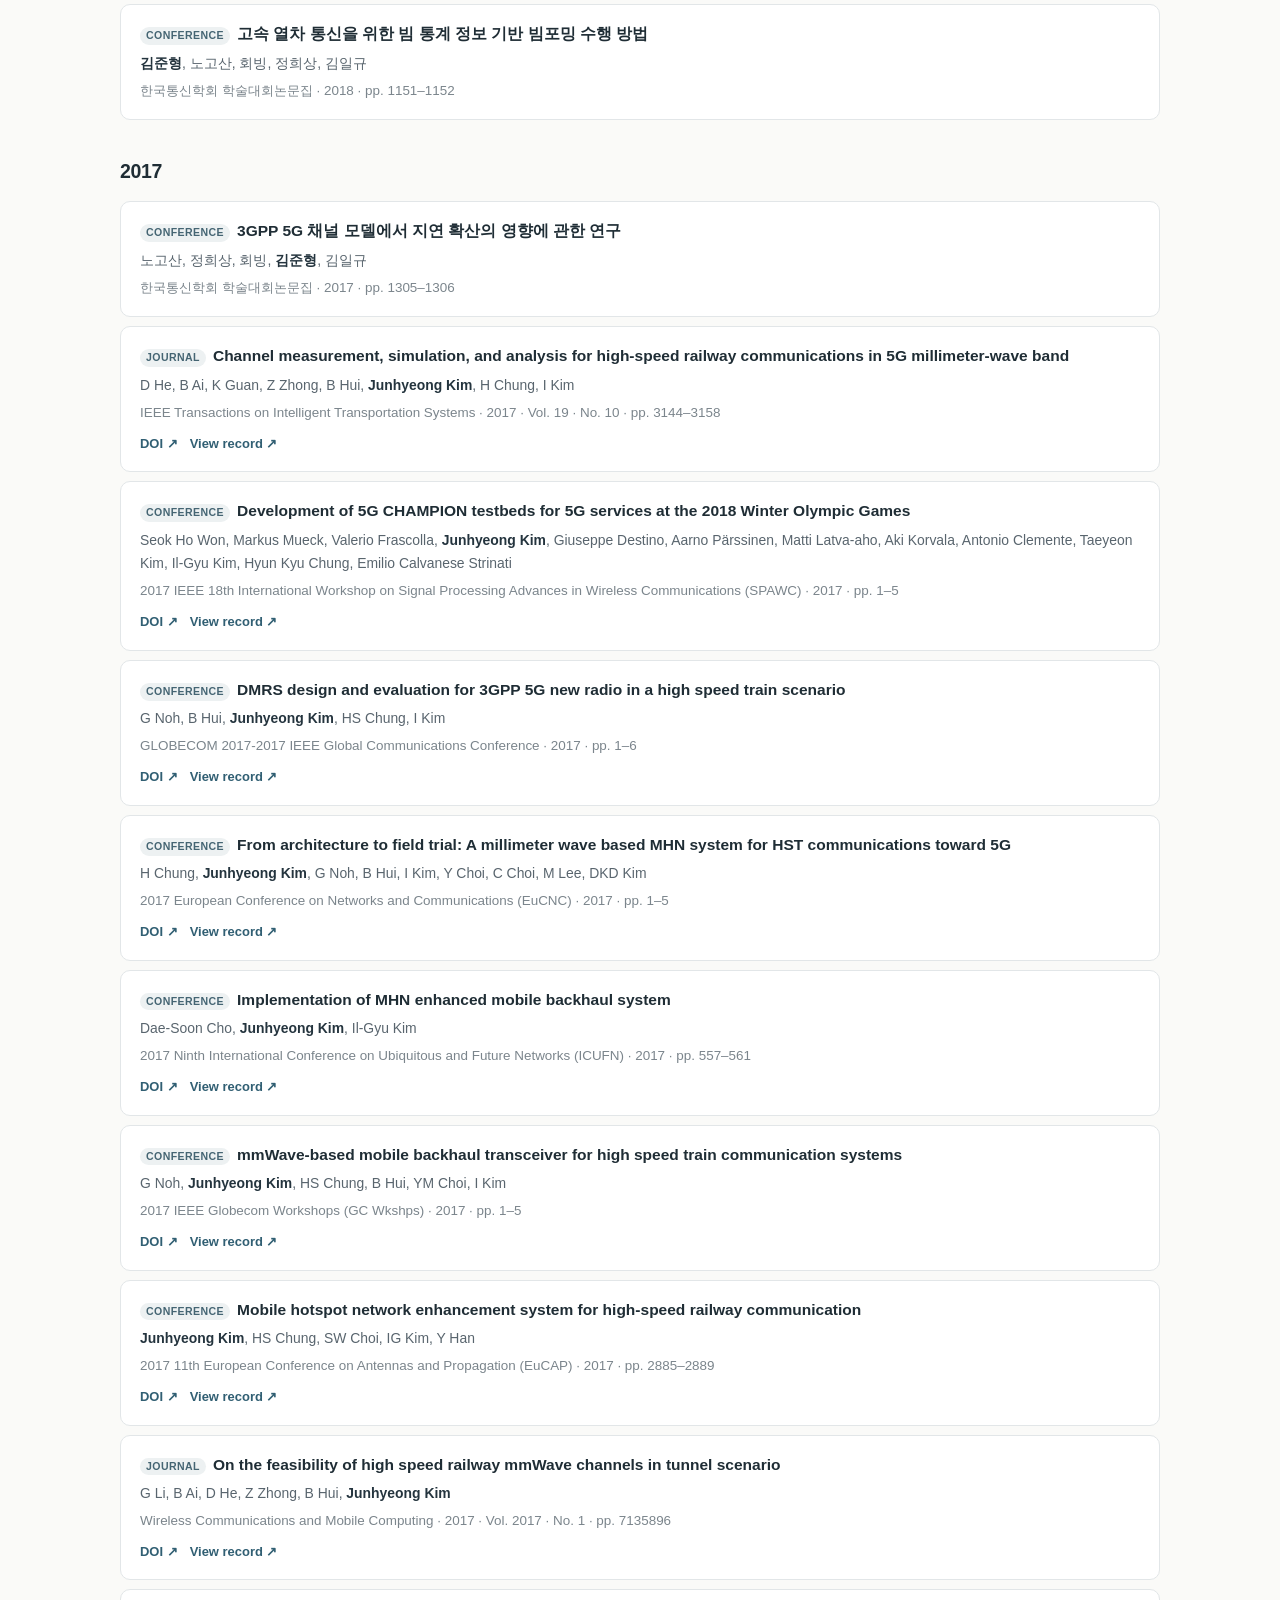
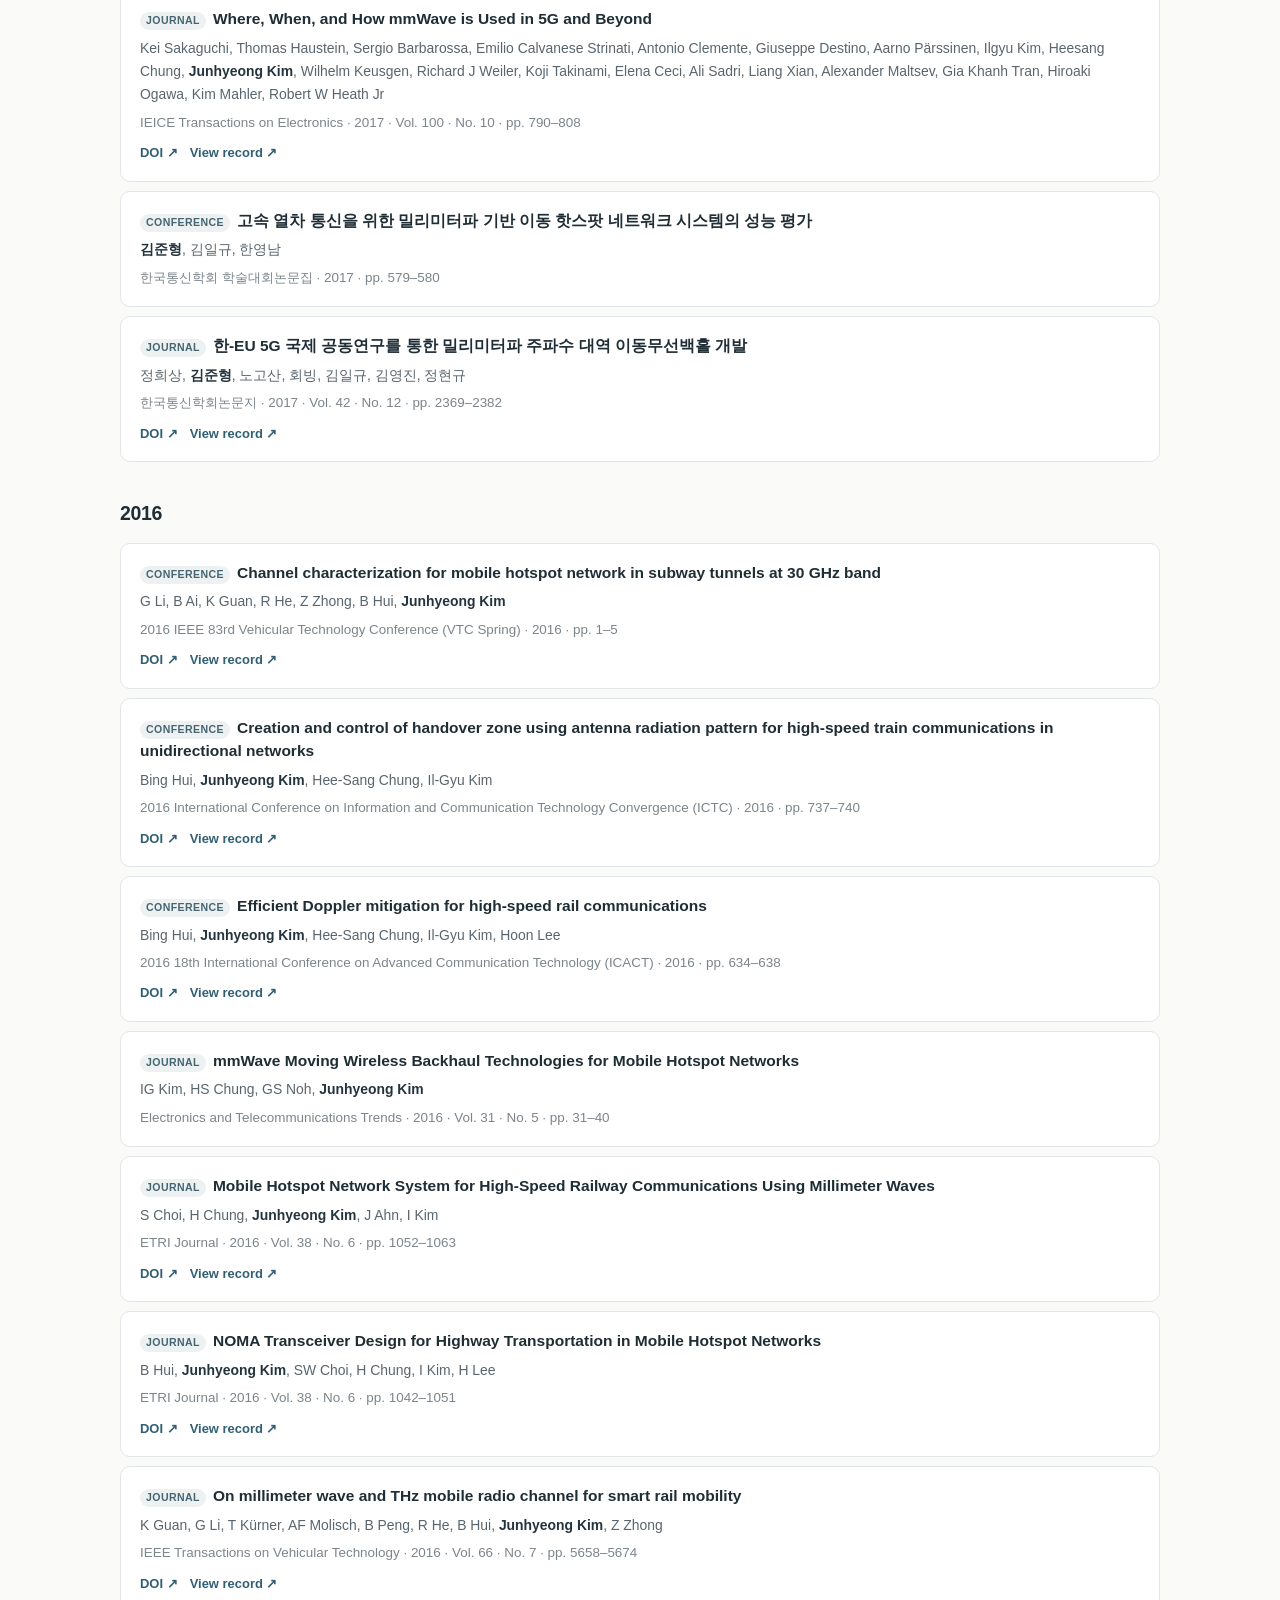
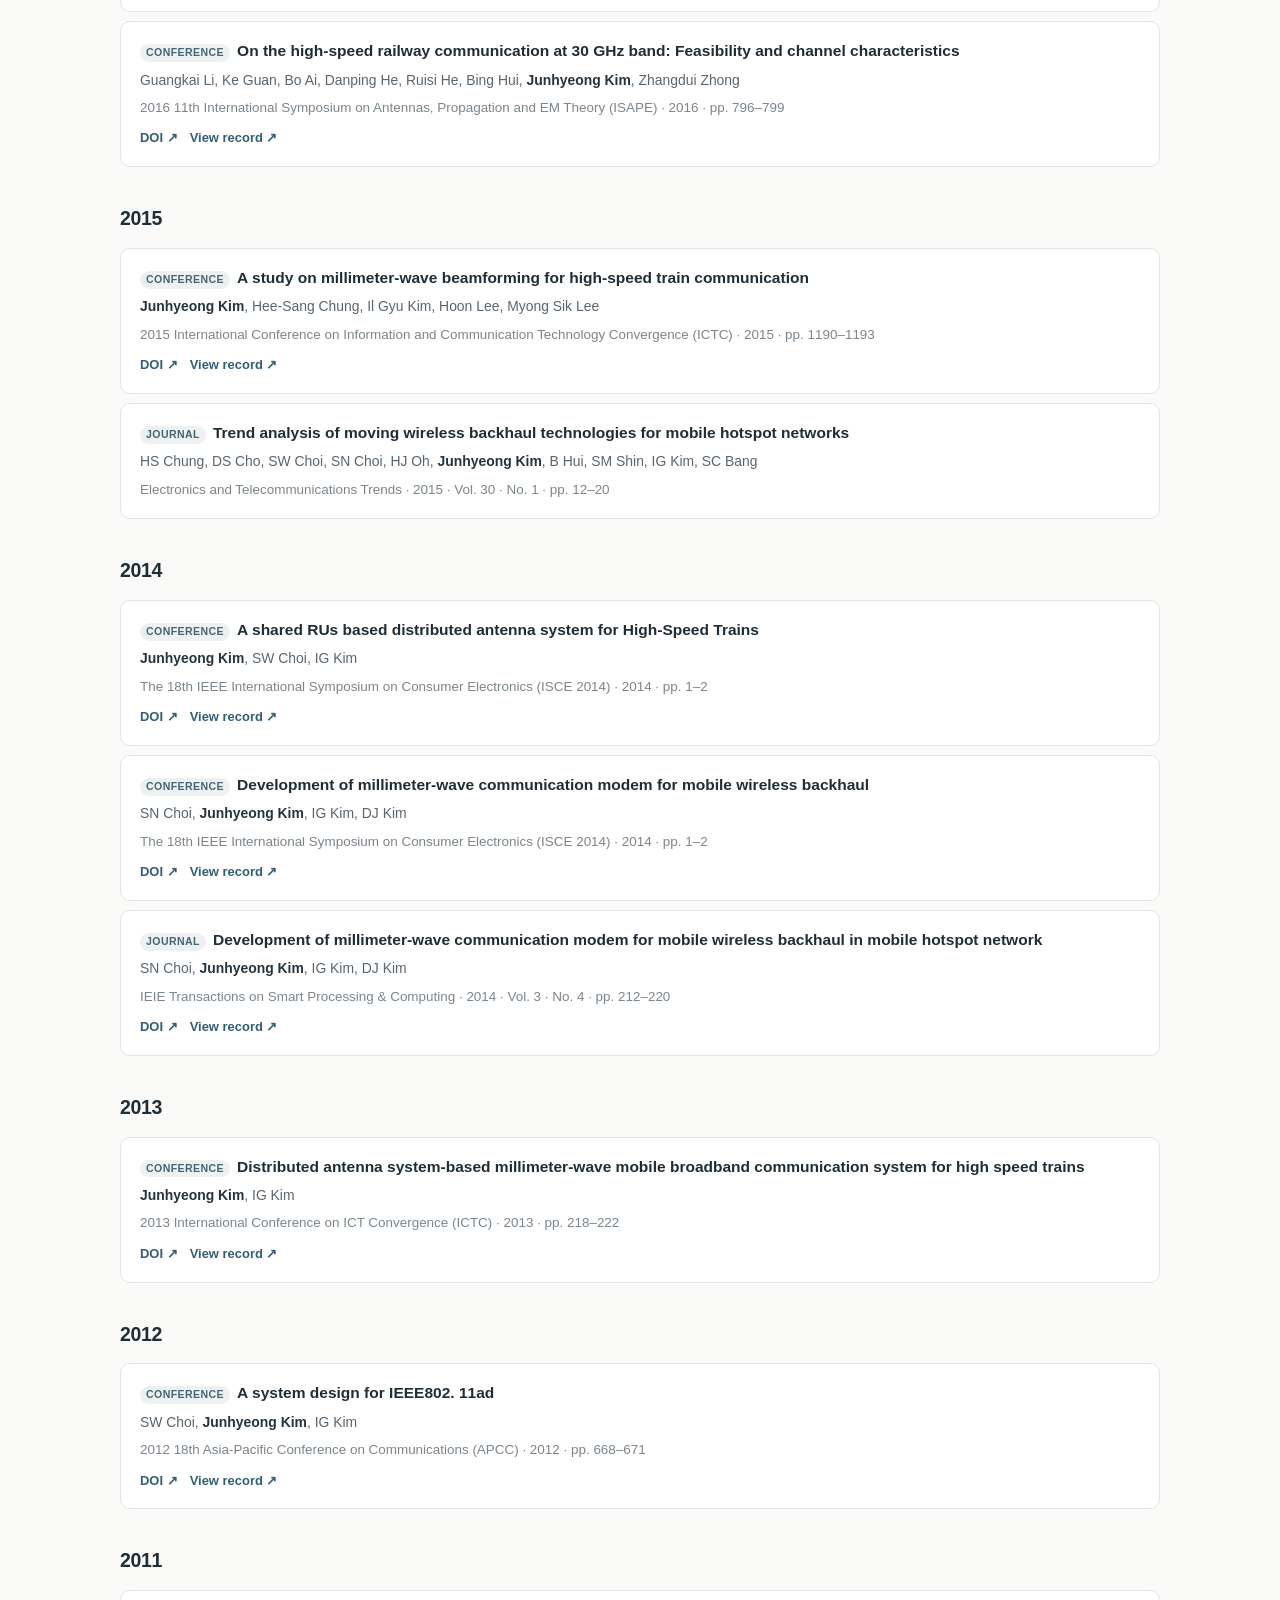
<file: publications.html>
<!doctype html>
<html lang="en">
<head>
  <meta charset="utf-8">
  <meta name="viewport" content="width=device-width,initial-scale=1">
  <meta name="theme-color" content="#fafaf8">
  <link rel="stylesheet" href="assets/css/style.css">
  <title>Publications | Junhyeong Kim</title>
  <meta name="description" content="Journal and conference publications of Junhyeong Kim.">
</head>
<body data-list-mode="publications">
  <header class="site-header">
    <div class="container nav">
      <a class="brand" href="index.html">Junhyeong Kim</a>
      <button class="nav-toggle" aria-label="Toggle navigation">☰</button>
      <nav class="nav-links">
        <a href="index.html">Home</a>
        <a href="index.html#about">About</a>
        <a href="index.html#research">Research</a>
        <a href="projects.html">Projects</a>
        <a href="publications.html">Publications</a>
        <a href="patents.html">Patents</a>
      </nav>
    </div>
  </header>

  <main>
    <section class="page-hero">
      <div class="container">
        <div class="eyebrow">Research Output</div>
        <h1>Publications</h1>
        <p>Journal, preprint, and conference records. Search by title, author, venue, or year.</p>

        <div class="toolbar">
          <input class="search" id="search" type="search" placeholder="Search publications…" aria-label="Search publications">
          <button class="filter active" data-filter="all">All (97)</button>
          <button class="filter" data-filter="journal">Journal / Preprint (38)</button>
          <button class="filter" data-filter="conference">Conference (59)</button>
          <select class="filter" id="year-filter" aria-label="Filter by year">
            <option value="all">All years</option>
          </select>
        </div>

        <div class="results-meta" id="results-meta"></div>
        <div class="publication-list" id="results"></div>
      </div>
    </section>
  </main>

  <footer class="site-footer">
    <div class="container footer-grid">
      <div>© 2026 Junhyeong Kim</div>
      <div>ETRI · UST · Daejeon, Republic of Korea</div>
    </div>
  </footer>

  <script src="assets/js/data.js"></script>
  <script src="assets/js/main.js"></script>
  <script src="assets/js/list.js"></script>
</body>
</html>
</file>
<file: assets/css/style.css>
:root {
  --bg: #fafaf8;
  --surface: #ffffff;
  --soft: #f3f5f5;
  --text: #26323c;
  --muted: #6c7781;
  --border: #e2e6e8;
  --accent: #315f73;
  --accent-dark: #23495a;
  --heading: #1f2d35;
  --max: 1040px;
}
* { box-sizing: border-box; }
html { scroll-behavior: smooth; }
body {
  margin: 0;
  font-family: Inter, ui-sans-serif, -apple-system, BlinkMacSystemFont, "Segoe UI", Roboto, "Noto Sans KR", Arial, sans-serif;
  color: var(--text);
  background: var(--bg);
  line-height: 1.68;
  -webkit-font-smoothing: antialiased;
}
a { color: var(--accent); text-decoration: none; }
a:hover { color: var(--accent-dark); }
.container { width: min(var(--max), calc(100% - 44px)); margin: 0 auto; }
.site-header {
  position: sticky; top: 0; z-index: 50;
  background: rgba(250,250,248,.94);
  backdrop-filter: blur(12px);
  border-bottom: 1px solid rgba(226,230,232,.88);
}
.nav { min-height: 66px; display:flex; align-items:center; justify-content:space-between; gap:24px; }
.brand { color:var(--heading); font-weight:700; font-size:1rem; letter-spacing:-.015em; }
.nav-links { display:flex; align-items:center; gap:22px; font-size:.9rem; }
.nav-links a { color:#4d5962; }
.nav-links a:hover, .nav-links a.active { color:var(--accent); }
.nav-toggle { display:none; border:0; background:transparent; font-size:1.45rem; color:var(--heading); cursor:pointer; }

.hero { padding: 72px 0 70px; }
.hero-grid { display:grid; grid-template-columns:minmax(0,1.5fr) 300px; gap:64px; align-items:center; }
.eyebrow { color:var(--accent); font-weight:700; letter-spacing:.095em; text-transform:uppercase; font-size:.72rem; }
h1 { margin:10px 0 11px; font-size:clamp(2.35rem,4.6vw,3.15rem); line-height:1.08; letter-spacing:-.045em; color:var(--heading); font-weight:720; }
.hero-role { margin:0 0 22px; color:#4e5a63; font-size:1.06rem; }
.hero-role span { color:#a0a8ae; padding:0 3px; }
.hero-copy { max-width:680px; margin:0 0 27px; color:#5b6670; font-size:1.03rem; line-height:1.78; }
.button-row { display:flex; flex-wrap:wrap; gap:9px; }
.btn { display:inline-flex; align-items:center; justify-content:center; padding:9px 14px; border-radius:8px; font-size:.9rem; font-weight:650; border:1px solid #d5dadd; background:transparent; color:#34414a; }
.btn:hover { background:#fff; border-color:#c7cdd1; }
.btn.primary { background:var(--heading); color:white; border-color:var(--heading); }
.btn.primary:hover { background:#2c3d47; color:white; }
.personal-card { border-left:1px solid var(--border); padding:7px 0 7px 28px; }
.monogram { width:52px; height:52px; display:grid; place-items:center; border-radius:50%; background:#e8edef; color:var(--accent-dark); font-weight:750; letter-spacing:-.025em; margin-bottom:22px; }
.personal-card-label { color:var(--muted); font-size:.75rem; text-transform:uppercase; letter-spacing:.09em; margin-bottom:13px; font-weight:700; }
.current-role { margin-bottom:17px; }
.current-role strong { display:block; color:var(--heading); font-size:.94rem; margin-bottom:2px; }
.current-role span { display:block; color:#68747d; font-size:.83rem; line-height:1.5; }
.personal-meta { margin-top:22px; padding-top:16px; border-top:1px solid var(--border); color:#7a848b; font-size:.82rem; }

.section { padding:68px 0; border-top:1px solid var(--border); }
.section.soft { background:#f5f6f4; }
.section h2, .page-hero h1 { color:var(--heading); }
.section h2 { margin:4px 0 0; font-size:1.72rem; letter-spacing:-.035em; line-height:1.25; }
.section-head { display:flex; align-items:flex-end; justify-content:space-between; gap:24px; margin-bottom:27px; }
.simple-head { margin-bottom:32px; }
.section-intro { color:var(--muted); max-width:650px; margin:8px 0 0; }
.narrow-grid { display:grid; grid-template-columns:240px minmax(0,1fr); gap:72px; align-items:start; }
.prose { color:#59656e; font-size:1rem; }
.prose p { margin:0 0 16px; }
.prose p:last-of-type { margin-bottom:0; }
.text-links { display:flex; gap:20px; flex-wrap:wrap; margin-top:22px; font-size:.9rem; font-weight:650; }
.text-link { font-size:.9rem; font-weight:650; white-space:nowrap; }

.research-list { border-top:1px solid #dce1e2; }
.research-item { display:grid; grid-template-columns:56px 1fr; gap:18px; padding:24px 0; border-bottom:1px solid #dce1e2; }
.research-index { color:#9aa4aa; font-size:.76rem; font-weight:700; padding-top:4px; }
.research-item h3 { margin:0 0 5px; color:var(--heading); font-size:1.02rem; }
.research-item p { margin:0; color:#647079; max-width:760px; }

.grid-2 { display:grid; grid-template-columns:repeat(2,minmax(0,1fr)); gap:62px; }
.column-title { margin:0 0 24px; color:var(--heading); font-size:1rem; }
.timeline { position:relative; }
.timeline::before { content:""; position:absolute; left:4px; top:9px; bottom:8px; width:1px; background:#d7dcde; }
.timeline-item { position:relative; padding-left:27px; margin:0 0 28px; }
.timeline-item:last-child { margin-bottom:0; }
.timeline-item::before { content:""; position:absolute; left:0; top:7px; width:9px; height:9px; background:var(--bg); border:2px solid var(--accent); border-radius:50%; }
.soft .timeline-item::before { background:#f5f6f4; }
.timeline-item .when { color:var(--accent); font-weight:700; font-size:.74rem; letter-spacing:.025em; }
.timeline-item h3 { margin:2px 0 4px; color:var(--heading); font-size:.98rem; }
.timeline-item p { margin:0; color:#68747d; font-size:.9rem; }

.project-list { border-top:1px solid #dce1e2; }
.project-row { display:grid; grid-template-columns:1fr auto; gap:30px; padding:21px 0; border-bottom:1px solid #dce1e2; }
.project-row h3 { margin:0 0 3px; color:var(--heading); font-size:1rem; }
.project-row p { margin:0 0 4px; color:#626e77; }
.project-row span { color:#879097; font-size:.84rem; }
.project-row time { color:var(--accent); font-size:.82rem; font-weight:700; white-space:nowrap; padding-top:2px; }

.pub-preview { border-top:1px solid var(--border); }
.pub-preview .publication-item { padding:20px 0; border:0; border-bottom:1px solid var(--border); border-radius:0; background:transparent; }
.awards { display:grid; grid-template-columns:repeat(2,minmax(0,1fr)); gap:0 32px; }
.award { display:flex; justify-content:space-between; gap:20px; padding:12px 0; border-bottom:1px solid #dce1e2; }
.award span { color:#58646d; }
.award time { color:#8a949a; font-size:.85rem; white-space:nowrap; }
.contact-simple { padding-top:4px; padding-bottom:4px; }

.page-hero { padding:56px 0 26px; }
.page-hero h1 { font-size:clamp(2.1rem,4vw,3rem); margin:6px 0 8px; letter-spacing:-.04em; }
.page-hero p { color:var(--muted); max-width:730px; margin:0; }
.toolbar { display:flex; flex-wrap:wrap; gap:9px; padding:12px; background:#fff; border:1px solid var(--border); border-radius:10px; margin:22px 0 28px; position:sticky; top:78px; z-index:20; box-shadow:0 6px 20px rgba(30,45,53,.04); }
.search { flex:1 1 300px; min-width:0; padding:9px 11px; border:1px solid #d7dcdf; border-radius:7px; font:inherit; color:var(--text); background:white; }
.filter { border:1px solid #d7dcdf; border-radius:7px; padding:9px 11px; background:white; font:inherit; color:#4e5962; }
.filter.active { background:var(--heading); color:white; border-color:var(--heading); }
.results-meta { color:var(--muted); font-size:.87rem; margin-bottom:14px; }
.publication-list { display:grid; gap:9px; padding-bottom:70px; }
.publication-item { background:#fff; border:1px solid var(--border); border-radius:10px; padding:17px 19px; }
.publication-item h3 { margin:0 0 6px; color:var(--heading); font-size:.97rem; line-height:1.5; font-weight:650; }
.publication-item .authors { color:#59656e; font-size:.87rem; margin-bottom:5px; }
.publication-item .authors strong { color:#24343e; }
.publication-item .venue { color:#7b858c; font-size:.84rem; }
.publication-item .tag { display:inline-block; margin-right:7px; padding:1px 6px; border-radius:999px; background:#edf1f2; color:#456573; font-size:.66rem; font-weight:750; text-transform:uppercase; letter-spacing:.04em; }
.publication-item .links { margin-top:8px; display:flex; gap:12px; font-size:.81rem; font-weight:650; }
.year-heading { font-size:1.22rem; color:var(--heading); margin:26px 0 4px; letter-spacing:-.02em; }
.empty { padding:46px 20px; text-align:center; color:var(--muted); border:1px dashed #c7ced2; border-radius:10px; background:#fff; }
.site-footer { padding:31px 0 36px; border-top:1px solid var(--border); color:#8a949a; font-size:.8rem; }
.footer-grid { display:flex; justify-content:space-between; gap:20px; align-items:center; }

@media (max-width: 860px) {
  .hero-grid { grid-template-columns:1fr; gap:38px; }
  .personal-card { max-width:520px; border-left:0; border-top:1px solid var(--border); padding:24px 0 0; }
  .narrow-grid { grid-template-columns:1fr; gap:22px; }
  .grid-2, .awards { grid-template-columns:1fr; gap:36px; }
}
@media (max-width: 720px) {
  .container { width:min(100% - 30px,var(--max)); }
  .nav-toggle { display:block; }
  .nav-links { display:none; position:absolute; top:66px; left:0; right:0; padding:16px 20px 19px; background:#fafaf8; border-bottom:1px solid var(--border); flex-direction:column; align-items:flex-start; gap:12px; }
  .nav-links.open { display:flex; }
  .hero { padding:50px 0 52px; }
  h1 { font-size:2.45rem; }
  .hero-role span { display:none; }
  .hero-role { line-height:1.55; }
  .section { padding:52px 0; }
  .section-head { align-items:flex-start; flex-direction:column; }
  .project-row { grid-template-columns:1fr; gap:5px; }
  .project-row time { grid-row:1; }
  .footer-grid { flex-direction:column; align-items:flex-start; gap:4px; }
  .toolbar { top:73px; }
}
@media print {
  .site-header,.toolbar,.site-footer,.button-row { display:none !important; }
  body { background:white; }
  .publication-item { break-inside:avoid; }
}
</file>
